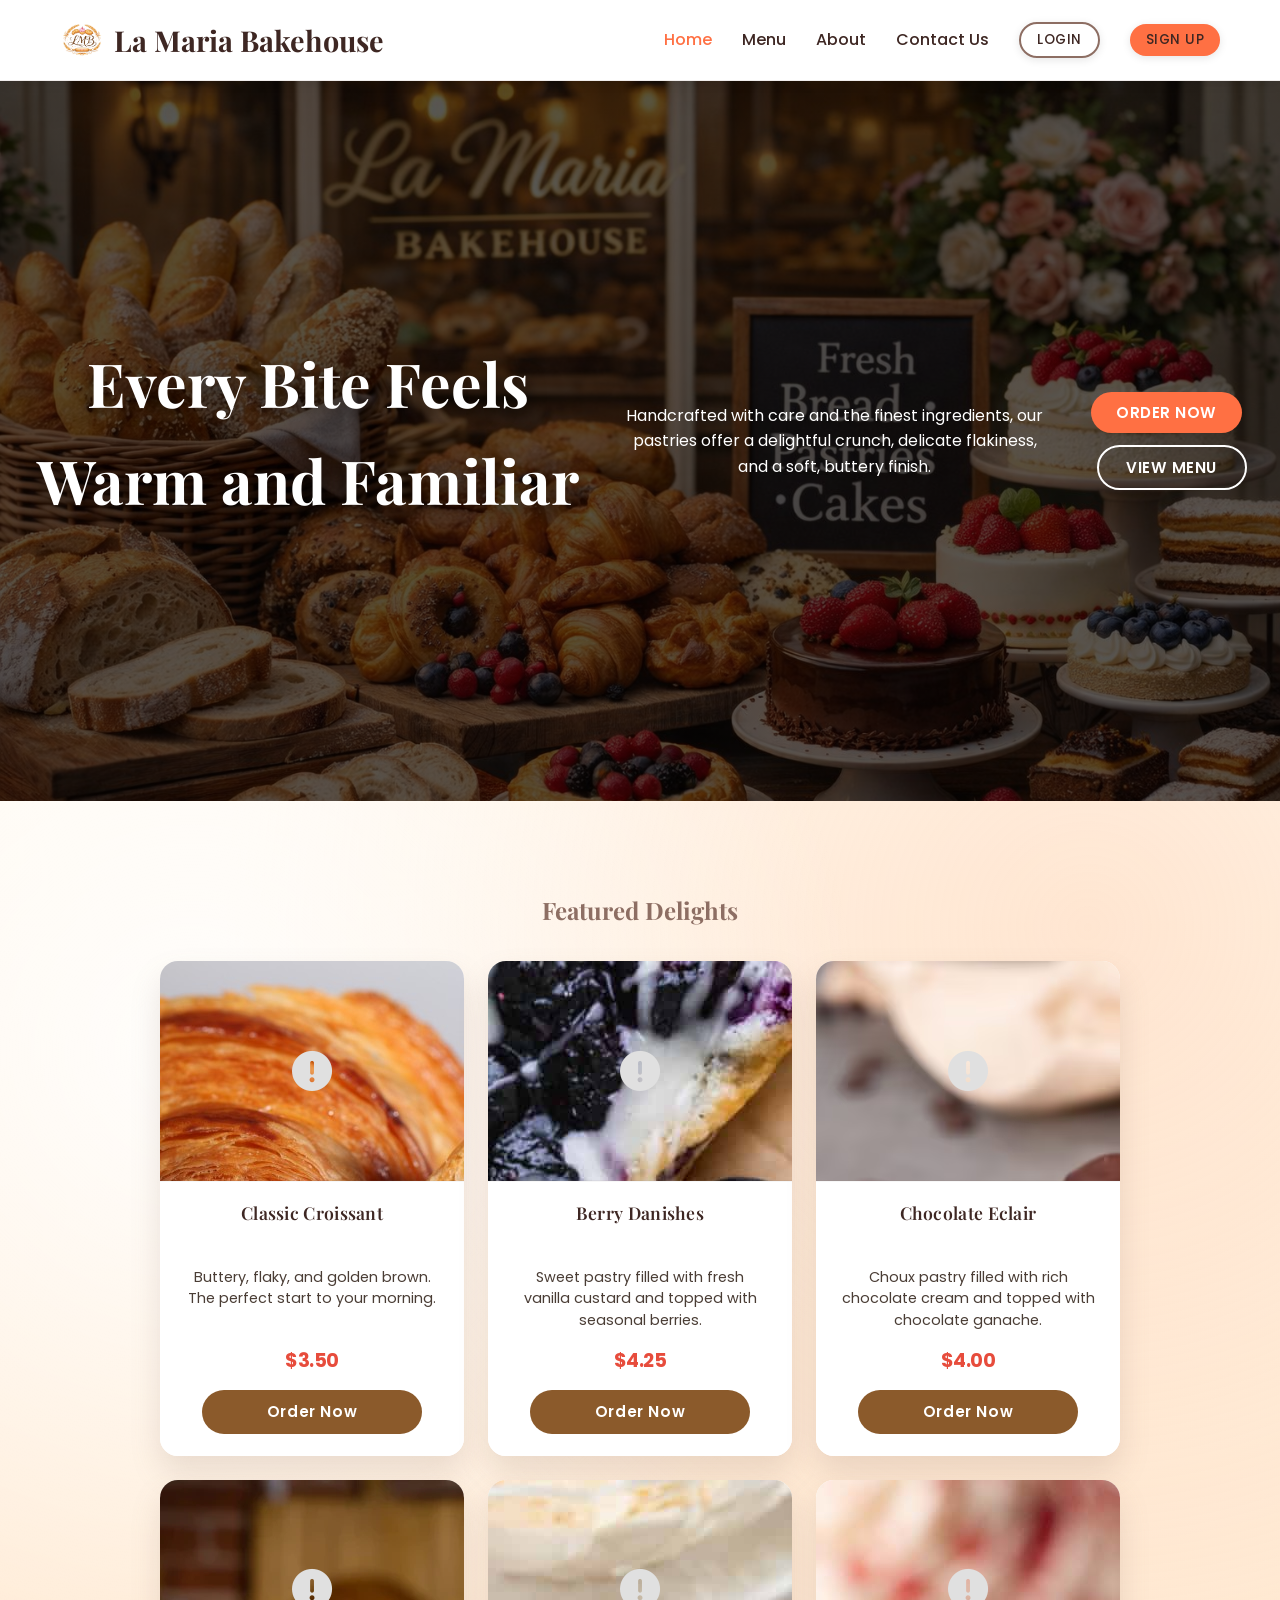
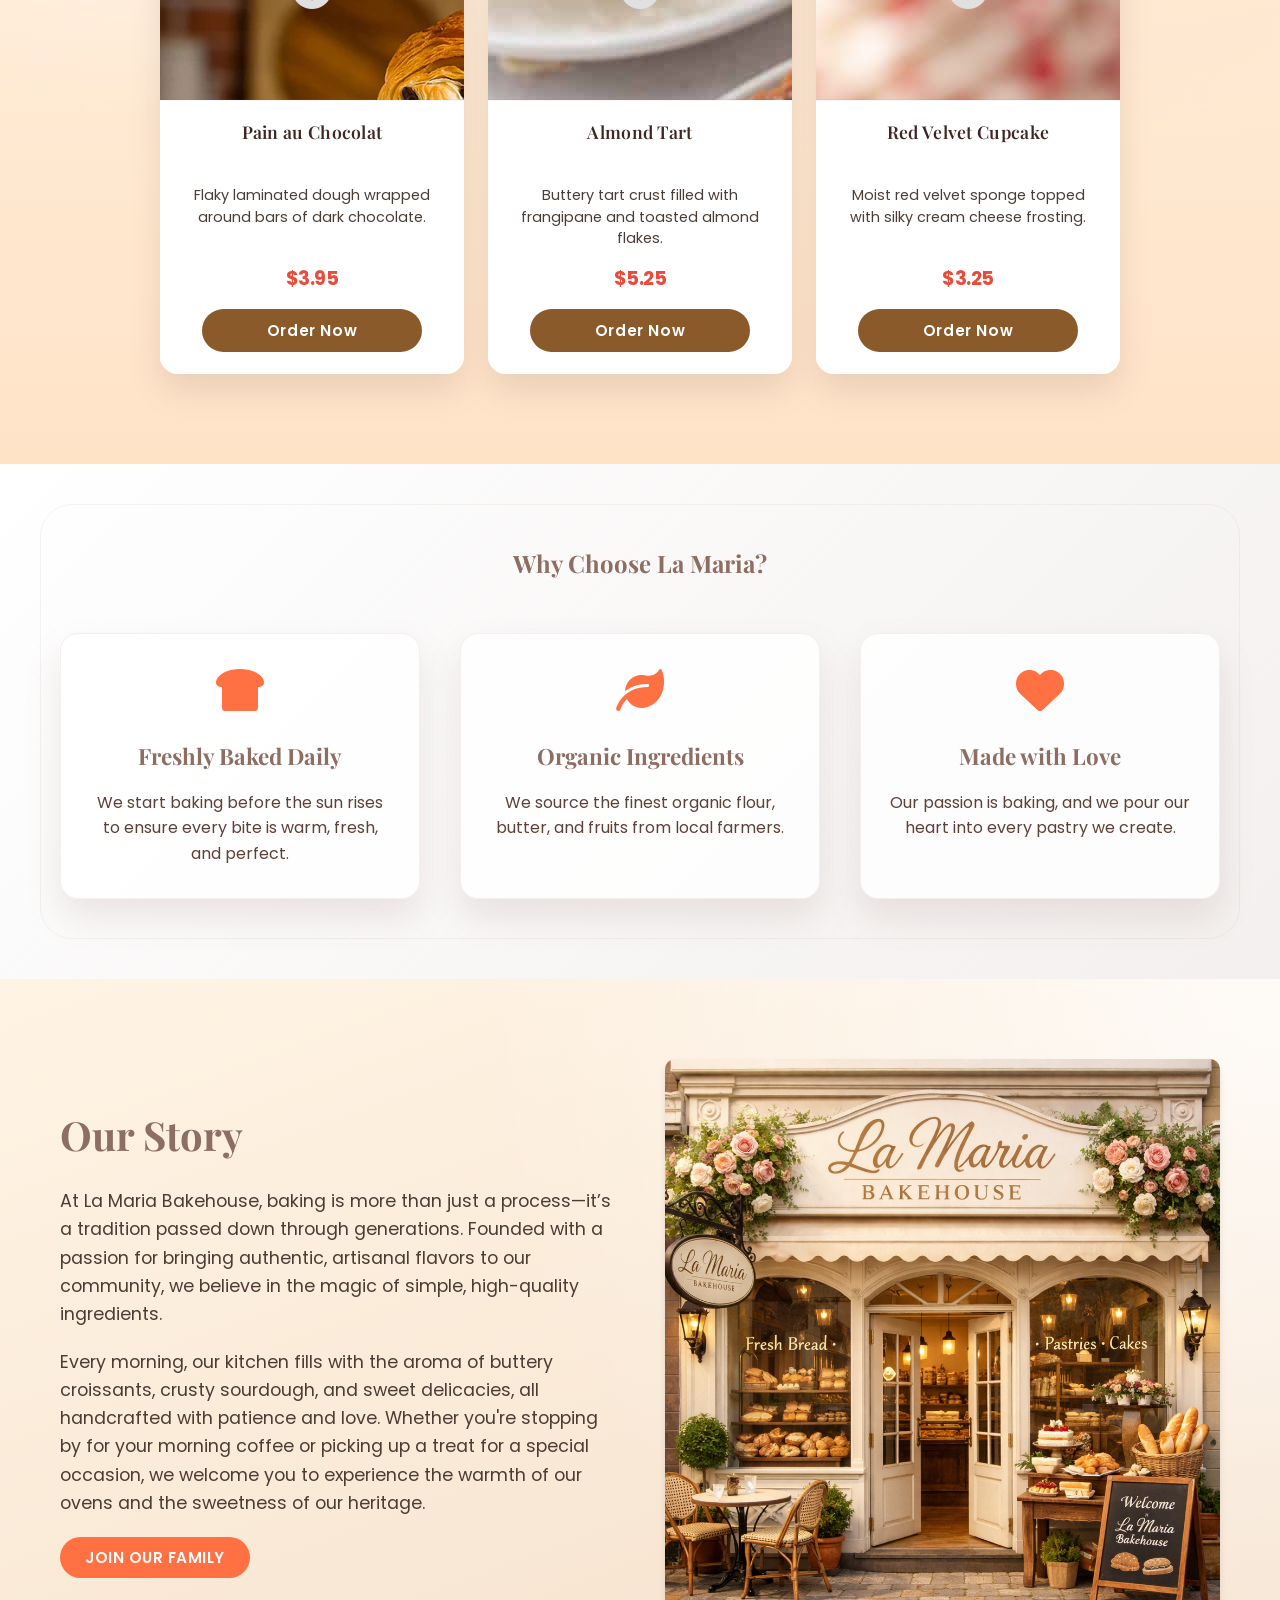
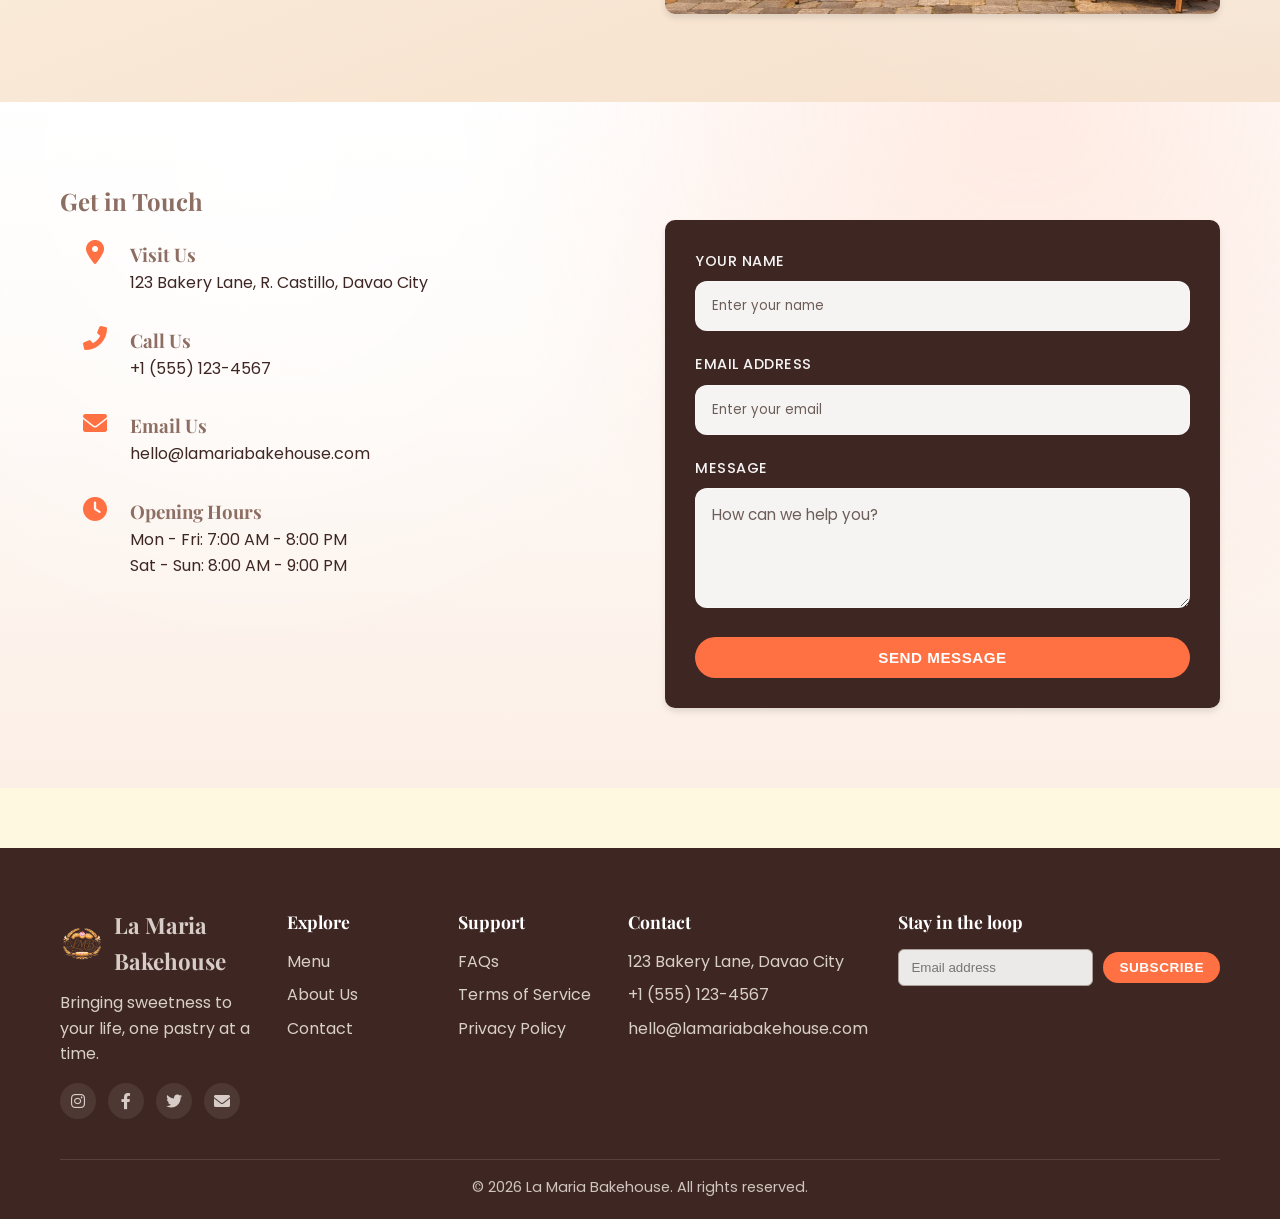
<file: index.html>
<!DOCTYPE html>
<html lang="en">
<head>
    <meta charset="UTF-8">
    <meta name="viewport" content="width=device-width, initial-scale=1.0">
    <title>La Maria Bakehouse | Artisan Pastries</title>
    <link href="https://fonts.googleapis.com/css2?family=Playfair+Display:wght@400;700&family=Poppins:wght@300;400;500;600&display=swap" rel="stylesheet">
    <link rel="stylesheet" href="https://cdnjs.cloudflare.com/ajax/libs/font-awesome/6.0.0/css/all.min.css">
    <link rel="stylesheet" href="assets/css/style.css">
</head>
<body>
    <!-- Header / Navigation -->
    <header>
        <div class="container">
            <nav>
                <a href="index.html" class="logo">
                    <img src="assets/images/logolmb.png" alt="La Maria Bakehouse logo" class="logo-img">
                    <span>La Maria Bakehouse</span>
                </a>
                <div class="nav-links">
                    <a href="index.html" class="active">Home</a>
                    <a href="#featured">Menu</a>
                    <a href="#about">About</a>
                    <a href="#contact">Contact Us</a>
                    <a href="login.html" class="btn btn-outline btn-sm">Login</a>
                    <a href="signup.html" class="btn btn-sm">Sign Up</a>
                </div>
            </nav>
        </div>
    </header>

    <!-- Hero Section -->
    <section class="hero">
        <h1>Every Bite Feels Warm and Familiar</h1>
        <p>Handcrafted with care and the finest ingredients, our pastries offer a delightful crunch, delicate flakiness, <br> and a soft, buttery finish.</p>
        <div class="hero-btns">
            <a href="signup.html" class="btn">Order Now</a>
            <a href="#featured" class="btn btn-outline" style="color: white; border-color: white; margin-left: 10px;">View Menu</a>
        </div>
    </section>

    <!-- Featured Pastries -->
    <section id="featured" class="featured">
        <div class="container">
            <h2>Featured Delights</h2>
            <div class="pastry-grid">
                <!-- Pastry Card 1 -->
                <div class="pastry-card">
                    <div class="pastry-img" style="background-image: url('assets/images/1.jpg');"></div>
                    <div class="pastry-info">
                        <h3>Classic Croissant</h3>
                        <p>Buttery, flaky, and golden brown. The perfect start to your morning.</p>
                        <span class="price">$3.50</span>
                        <a href="login.html" class="btn">Order Now</a>
                    </div>
                </div>
                <!-- Pastry Card 2 -->
                <div class="pastry-card">
                    <div class="pastry-img" style="background-image: url('assets/images/2..jpg');"></div>
                    <div class="pastry-info">
                        <h3>Berry Danishes</h3>
                        <p>Sweet pastry filled with fresh vanilla custard and topped with seasonal berries.</p>
                        <span class="price">$4.25</span>
                        <a href="login.html" class="btn">Order Now</a>
                    </div>
                </div>
                <!-- Pastry Card 3 -->
                <div class="pastry-card">
                    <div class="pastry-img" style="background-image: url('assets/images/3..avif');"></div>
                    <div class="pastry-info">
                        <h3>Chocolate Eclair</h3>
                        <p>Choux pastry filled with rich chocolate cream and topped with chocolate ganache.</p>
                        <span class="price">$4.00</span>
                        <a href="login.html" class="btn">Order Now</a>
                    </div>
                </div>
                <div class="pastry-card">
                    <div class="pastry-img" style="background-image: url('assets/images/4..webp');"></div>
                    <div class="pastry-info">
                        <h3>Pain au Chocolat</h3>
                        <p>Flaky laminated dough wrapped around bars of dark chocolate.</p>
                        <span class="price">$3.95</span>
                        <a href="login.html" class="btn">Order Now</a>
                    </div>
                </div>
                <div class="pastry-card">
                    <div class="pastry-img" style="background-image: url('assets/images/5.jpg');"></div>
                    <div class="pastry-info">
                        <h3>Almond Tart</h3>
                        <p>Buttery tart crust filled with frangipane and toasted almond flakes.</p>
                        <span class="price">$5.25</span>
                        <a href="login.html" class="btn">Order Now</a>
                    </div>
                </div>
                <div class="pastry-card">
                    <div class="pastry-img" style="background-image: url('assets/images/6.jpg');"></div>
                    <div class="pastry-info">
                        <h3>Red Velvet Cupcake</h3>
                        <p>Moist red velvet sponge topped with silky cream cheese frosting.</p>
                        <span class="price">$3.25</span>
                        <a href="login.html" class="btn">Order Now</a>
                    </div>
                </div>
            </div>
        </div>
    </section>

    <!-- Why Choose Us -->
    <section class="why-choose-us">
        <div class="container">
            <h2>Why Choose La Maria?</h2>
            <div class="features-grid">
                <div class="feature-card">
                    <i class="fas fa-bread-slice"></i>
                    <h3>Freshly Baked Daily</h3>
                    <p>We start baking before the sun rises to ensure every bite is warm, fresh, and perfect.</p>
                </div>
                <div class="feature-card">
                    <i class="fas fa-leaf"></i>
                    <h3>Organic Ingredients</h3>
                    <p>We source the finest organic flour, butter, and fruits from local farmers.</p>
                </div>
                <div class="feature-card">
                    <i class="fas fa-heart"></i>
                    <h3>Made with Love</h3>
                    <p>Our passion is baking, and we pour our heart into every pastry we create.</p>
                </div>
            </div>
        </div>
    </section>

    <!-- About Us Section -->
    <section id="about" class="about">
        <div class="container">
            <div class="about-content">
                <div class="about-text">
                    <h2>Our Story</h2>
                    <p>At La Maria Bakehouse, baking is more than just a process—it’s a tradition passed down through generations. Founded with a passion for bringing authentic, artisanal flavors to our community, we believe in the magic of simple, high-quality ingredients.</p>
                    <p>Every morning, our kitchen fills with the aroma of buttery croissants, crusty sourdough, and sweet delicacies, all handcrafted with patience and love. Whether you're stopping by for your morning coffee or picking up a treat for a special occasion, we welcome you to experience the warmth of our ovens and the sweetness of our heritage.</p>
                    <a href="signup.html" class="btn">Join Our Family</a>
                </div>
                <div class="about-img">
                    <img src="assets/images/La Maria.png" alt="Inside La Maria Bakehouse">
                </div>
            </div>
        </div>
    </section>

    <!-- Contact Section -->
    <section id="contact" class="contact">
        <div class="container">
            <h2>Get in Touch</h2>
            <div class="contact-container">
                <div class="contact-info">
                    <div class="contact-info-item">
                        <i class="fas fa-map-marker-alt"></i>
                        <div>
                            <h3>Visit Us</h3>
                            <p>123 Bakery Lane, R. Castillo, Davao City</p>
                        </div>
                    </div>
                    <div class="contact-info-item">
                        <i class="fas fa-phone-alt"></i>
                        <div>
                            <h3>Call Us</h3>
                            <p>+1 (555) 123-4567</p>
                        </div>
                    </div>
                    <div class="contact-info-item">
                        <i class="fas fa-envelope"></i>
                        <div>
                            <h3>Email Us</h3>
                            <p>hello@lamariabakehouse.com</p>
                        </div>
                    </div>
                    <div class="contact-info-item">
                        <i class="fas fa-clock"></i>
                        <div>
                            <h3>Opening Hours</h3>
                            <p>Mon - Fri: 7:00 AM - 8:00 PM</p>
                            <p>Sat - Sun: 8:00 AM - 9:00 PM</p>
                        </div>
                    </div>
                </div>
                <div class="contact-form">
                    <form id="contactForm" onsubmit="return handleContact(event)">
                        <div class="form-group">
                            <label for="name">Your Name</label>
                            <input type="text" id="name" name="name" placeholder="Enter your name" required>
                        </div>
                        <div class="form-group">
                            <label for="email">Email Address</label>
                            <input type="email" id="email" name="email" placeholder="Enter your email" required>
                        </div>
                        <div class="form-group">
                            <label for="message">Message</label>
                            <textarea id="message" name="message" placeholder="How can we help you?" required></textarea>
                        </div>
                        <button type="submit" class="btn" style="width: 100%;">Send Message</button>
                    </form>
                </div>
            </div>
        </div>
    </section>

    <footer class="site-footer">
        <div class="container">
            <div class="footer-grid">
                <div class="footer-brand">
                    <a href="index.html" class="logo">
                        <img src="assets/images/logolmb.png" alt="La Maria Bakehouse logo" class="logo-img">
                        <span>La Maria Bakehouse</span>
                    </a>
                    <p>Bringing sweetness to your life, one pastry at a time.</p>
                    <div class="social-icons">
                        <a href="#" aria-label="Instagram"><i class="fab fa-instagram"></i></a>
                        <a href="#" aria-label="Facebook"><i class="fab fa-facebook-f"></i></a>
                        <a href="#" aria-label="Twitter"><i class="fab fa-twitter"></i></a>
                        <a href="mailto:hello@lamariabakehouse.com" aria-label="Email"><i class="fas fa-envelope"></i></a>
                    </div>
                </div>
                <div class="footer-column">
                    <h4>Explore</h4>
                    <ul>
                        <li><a href="#featured">Menu</a></li>
                        <li><a href="#about">About Us</a></li>
                        <li><a href="#contact">Contact</a></li>
                    </ul>
                </div>
                <div class="footer-column">
                    <h4>Support</h4>
                    <ul>
                        <li><a href="#">FAQs</a></li>
                        <li><a href="#">Terms of Service</a></li>
                        <li><a href="#">Privacy Policy</a></li>
                    </ul>
                </div>
                <div class="footer-column">
                    <h4>Contact</h4>
                    <ul>
                        <li>123 Bakery Lane, Davao City</li>
                        <li>+1 (555) 123-4567</li>
                        <li><a href="mailto:hello@lamariabakehouse.com">hello@lamariabakehouse.com</a></li>
                    </ul>
                </div>
                <div class="footer-column newsletter">
                    <h4>Stay in the loop</h4>
                    <form id="newsletterForm" onsubmit="return handleNewsletter(event)">
                        <input type="email" id="newsletterEmail" placeholder="Email address" required>
                        <button type="submit" class="btn btn-sm">Subscribe</button>
                    </form>
                </div>
            </div>
            <div class="footer-bottom">
                <p>&copy; 2026 La Maria Bakehouse. All rights reserved.</p>
            </div>
        </div>
    </footer>

    <script src="assets/js/script.js"></script>
</body>
</html>
</file>
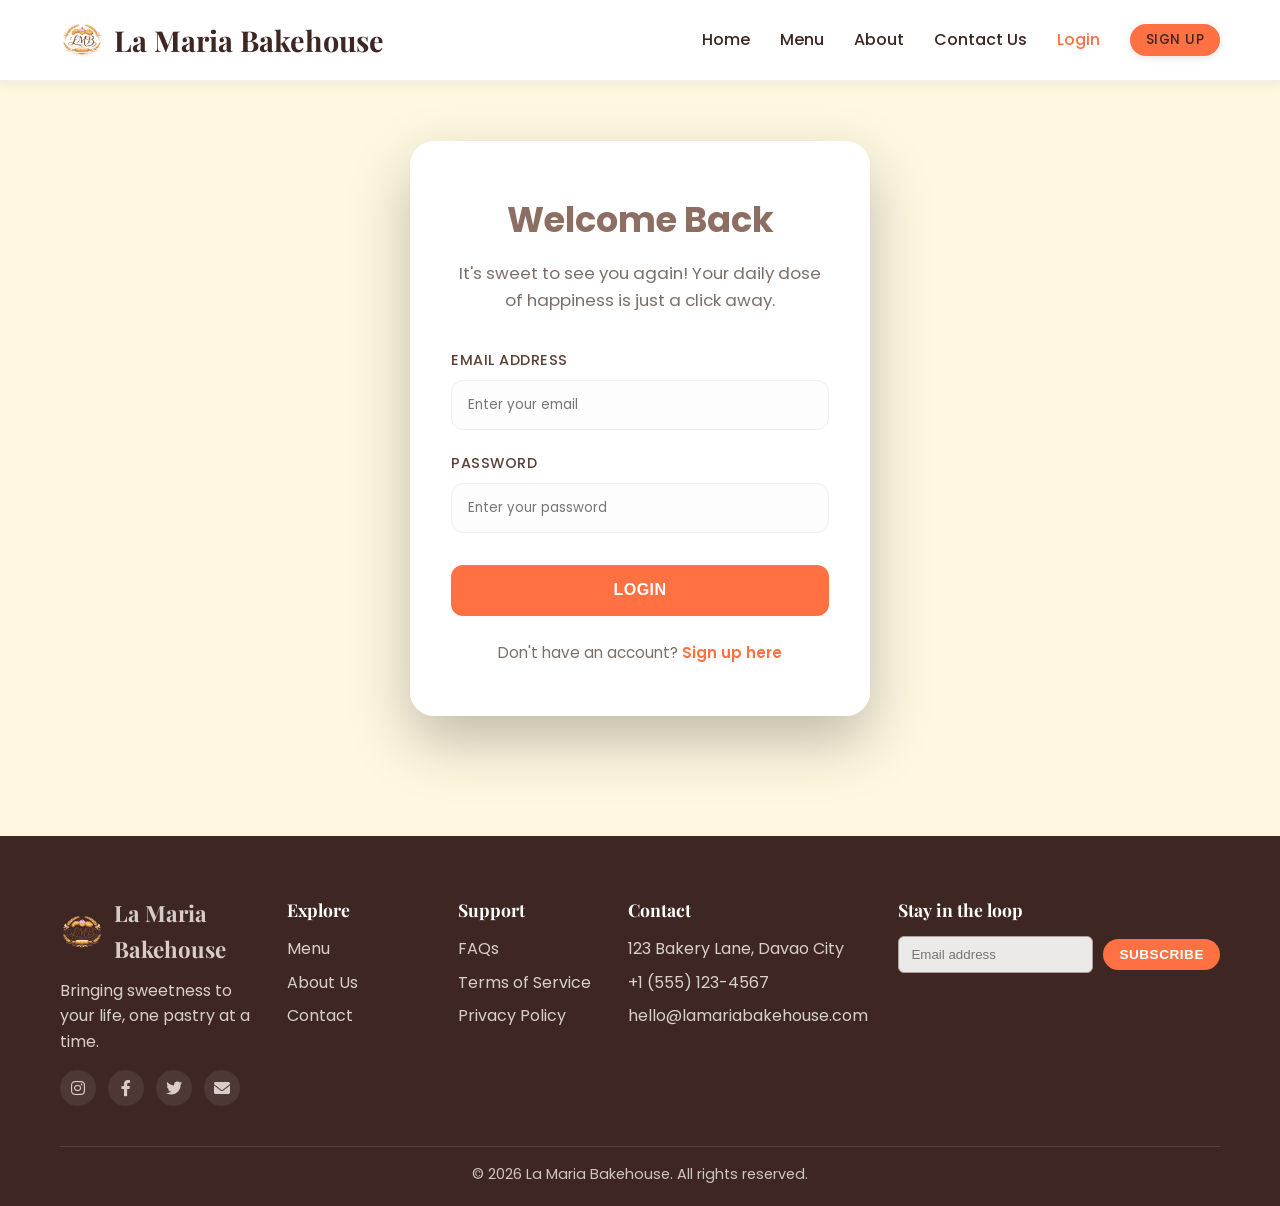
<file: login.html>
<!DOCTYPE html>
<html lang="en">
<head>
    <meta charset="UTF-8">
    <meta name="viewport" content="width=device-width, initial-scale=1.0">
    <title>Login | La Maria Bakehouse</title>
    <link href="https://fonts.googleapis.com/css2?family=Playfair+Display:wght@400;700&family=Poppins:wght@300;400;500;600&display=swap" rel="stylesheet">
    <link rel="stylesheet" href="https://cdnjs.cloudflare.com/ajax/libs/font-awesome/6.0.0/css/all.min.css">
    <link rel="stylesheet" href="assets/css/style.css">
</head>
<body>
    <!-- Header / Navigation -->
    <header>
        <div class="container">
            <nav>
                <a href="index.html" class="logo">
                    <img src="assets/images/logolmb.png" alt="La Maria Bakehouse logo" class="logo-img">
                    <span>La Maria Bakehouse</span>
                </a>
                <div class="nav-links">
                    <a href="index.html">Home</a>
                    <a href="index.html#featured">Menu</a>
                    <a href="index.html#about">About</a>
                    <a href="index.html#contact">Contact Us</a>
                    <a href="login.html" class="active">Login</a>
                    <a href="signup.html" class="btn btn-sm">Sign Up</a>
                </div>
            </nav>
        </div>
    </header>

    <!-- Login Form Section -->
    <section class="auth-container">
        <div class="auth-box">
            <h2>Welcome Back</h2>
            <p class="welcome-message">It's sweet to see you again! Your daily dose of happiness is just a click away.</p>
            <form id="loginForm" onsubmit="return handleLogin(event)">
                <div class="form-group">
                    <label for="email">Email Address</label>
                    <input type="email" id="email" name="email" placeholder="Enter your email" required>
                </div>
                <div class="form-group">
                    <label for="password">Password</label>
                    <input type="password" id="password" name="password" placeholder="Enter your password" required>
                </div>
                <button type="submit" class="btn" style="width: 100%;">Login</button>
                <div class="form-footer">
                    <p>Don't have an account? <a href="signup.html">Sign up here</a></p>
                </div>
            </form>
        </div>
    </section>

    <footer class="site-footer">
        <div class="container">
            <div class="footer-grid">
                <div class="footer-brand">
                    <a href="index.html" class="logo">
                        <img src="assets/images/logolmb.png" alt="La Maria Bakehouse logo" class="logo-img">
                        <span>La Maria Bakehouse</span>
                    </a>
                    <p>Bringing sweetness to your life, one pastry at a time.</p>
                    <div class="social-icons">
                        <a href="#" aria-label="Instagram"><i class="fab fa-instagram"></i></a>
                        <a href="#" aria-label="Facebook"><i class="fab fa-facebook-f"></i></a>
                        <a href="#" aria-label="Twitter"><i class="fab fa-twitter"></i></a>
                        <a href="mailto:hello@lamariabakehouse.com" aria-label="Email"><i class="fas fa-envelope"></i></a>
                    </div>
                </div>
                <div class="footer-column">
                    <h4>Explore</h4>
                    <ul>
                        <li><a href="index.html#featured">Menu</a></li>
                        <li><a href="index.html#about">About Us</a></li>
                        <li><a href="index.html#contact">Contact</a></li>
                    </ul>
                </div>
                <div class="footer-column">
                    <h4>Support</h4>
                    <ul>
                        <li><a href="#">FAQs</a></li>
                        <li><a href="#">Terms of Service</a></li>
                        <li><a href="#">Privacy Policy</a></li>
                    </ul>
                </div>
                <div class="footer-column">
                    <h4>Contact</h4>
                    <ul>
                        <li>123 Bakery Lane, Davao City</li>
                        <li>+1 (555) 123-4567</li>
                        <li><a href="mailto:hello@lamariabakehouse.com">hello@lamariabakehouse.com</a></li>
                    </ul>
                </div>
                <div class="footer-column newsletter">
                    <h4>Stay in the loop</h4>
                    <form id="newsletterForm" onsubmit="return handleNewsletter(event)">
                        <input type="email" id="newsletterEmail" placeholder="Email address" required>
                        <button type="submit" class="btn btn-sm">Subscribe</button>
                    </form>
                </div>
            </div>
            <div class="footer-bottom">
                <p>&copy; 2026 La Maria Bakehouse. All rights reserved.</p>
            </div>
        </div>
    </footer>

    <script src="assets/js/script.js"></script>
</body>
</html>
</file>
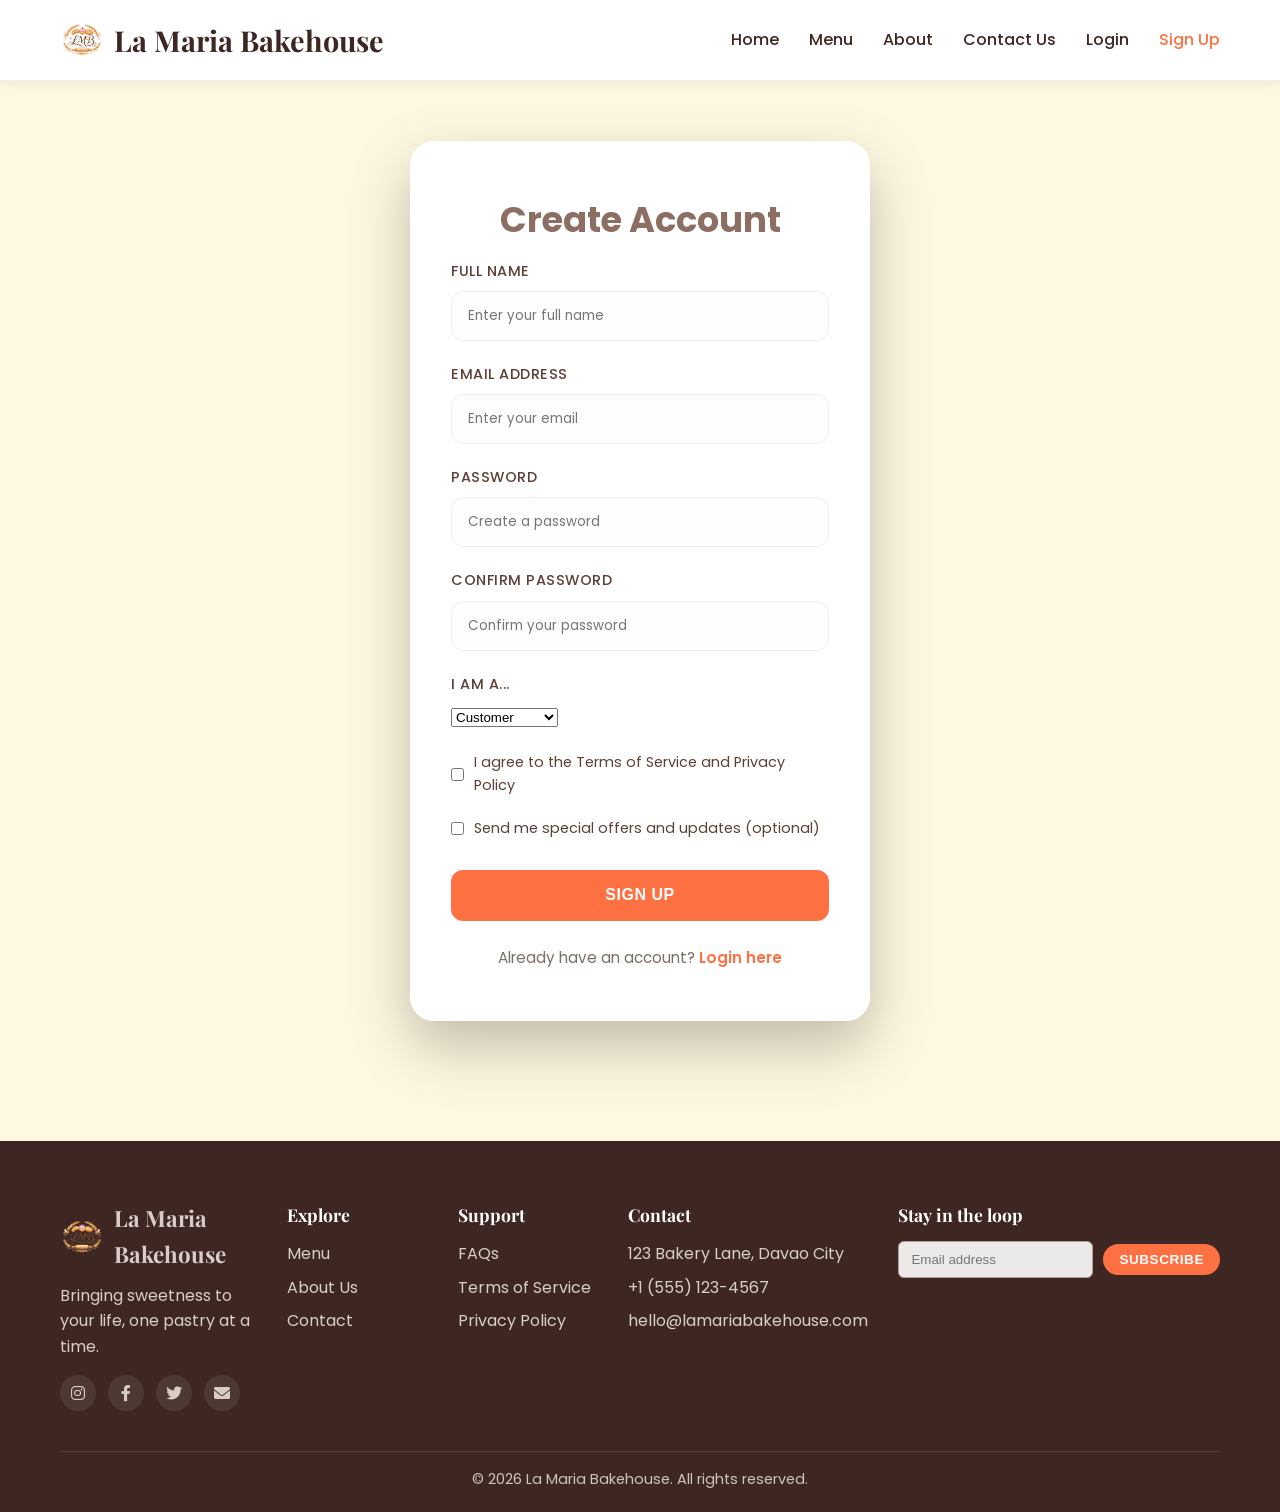
<file: signup.html>
<!DOCTYPE html>
<html lang="en">
<head>
    <meta charset="UTF-8">
    <meta name="viewport" content="width=device-width, initial-scale=1.0">
    <title>Sign Up | La Maria Bakehouse</title>
    <link href="https://fonts.googleapis.com/css2?family=Playfair+Display:wght@400;700&family=Poppins:wght@300;400;500;600&display=swap" rel="stylesheet">
    <link rel="stylesheet" href="https://cdnjs.cloudflare.com/ajax/libs/font-awesome/6.0.0/css/all.min.css">
    <link rel="stylesheet" href="assets/css/style.css">
</head>
<body>
    <!-- Header / Navigation -->
    <header>
        <div class="container">
            <nav>
                <a href="index.html" class="logo">
                    <img src="assets/images/logolmb.png" alt="La Maria Bakehouse logo" class="logo-img">
                    <span>La Maria Bakehouse</span>
                </a>
                <div class="nav-links">
                    <a href="index.html">Home</a>
                    <a href="index.html#featured">Menu</a>
                    <a href="index.html#about">About</a>
                    <a href="index.html#contact">Contact Us</a>
                    <a href="login.html">Login</a>
                    <a href="signup.html" class="btn btn-sm active">Sign Up</a>
                </div>
            </nav>
        </div>
    </header>

    <!-- Signup Form Section -->
    <section class="auth-container">
        <div class="auth-box">
            <h2>Create Account</h2>
            <form id="signupForm" onsubmit="return handleSignup(event)">
                <div class="form-group">
                    <label for="fullname">Full Name</label>
                    <input type="text" id="fullname" name="fullname" placeholder="Enter your full name" required>
                </div>
                <div class="form-group">
                    <label for="email">Email Address</label>
                    <input type="email" id="email" name="email" placeholder="Enter your email" required>
                </div>
                <div class="form-group">
                    <label for="password">Password</label>
                    <input type="password" id="password" name="password" placeholder="Create a password" required>
                </div>
                <div class="form-group">
                    <label for="confirm-password">Confirm Password</label>
                    <input type="password" id="confirm-password" name="confirm-password" placeholder="Confirm your password" required>
                </div>
                <div class="form-group">
                    <label for="role">I am a...</label>
                    <select id="role" name="role" required>
                        <option value="customer">Customer</option>
                        <option value="bakery_owner">Bakery Owner</option>
                    </select>
                </div>
                <div class="form-group checkbox-group">
                    <input type="checkbox" id="terms" name="terms" required>
                    <label for="terms">I agree to the <a href="#">Terms of Service</a> and <a href="#">Privacy Policy</a></label>
                </div>
                <div class="form-group checkbox-group">
                    <input type="checkbox" id="offers" name="offers">
                    <label for="offers">Send me special offers and updates (optional)</label>
                </div>
                <button type="submit" class="btn" style="width: 100%;">Sign Up</button>
                <div class="form-footer">
                    <p>Already have an account? <a href="login.html">Login here</a></p>
                </div>
            </form>
        </div>
    </section>

    <footer class="site-footer">
        <div class="container">
            <div class="footer-grid">
                <div class="footer-brand">
                    <a href="index.html" class="logo">
                        <img src="assets/images/logolmb.png" alt="La Maria Bakehouse logo" class="logo-img">
                        <span>La Maria Bakehouse</span>
                    </a>
                    <p>Bringing sweetness to your life, one pastry at a time.</p>
                    <div class="social-icons">
                        <a href="#" aria-label="Instagram"><i class="fab fa-instagram"></i></a>
                        <a href="#" aria-label="Facebook"><i class="fab fa-facebook-f"></i></a>
                        <a href="#" aria-label="Twitter"><i class="fab fa-twitter"></i></a>
                        <a href="mailto:hello@lamariabakehouse.com" aria-label="Email"><i class="fas fa-envelope"></i></a>
                    </div>
                </div>
                <div class="footer-column">
                    <h4>Explore</h4>
                    <ul>
                        <li><a href="index.html#featured">Menu</a></li>
                        <li><a href="index.html#about">About Us</a></li>
                        <li><a href="index.html#contact">Contact</a></li>
                    </ul>
                </div>
                <div class="footer-column">
                    <h4>Support</h4>
                    <ul>
                        <li><a href="#">FAQs</a></li>
                        <li><a href="#">Terms of Service</a></li>
                        <li><a href="#">Privacy Policy</a></li>
                    </ul>
                </div>
                <div class="footer-column">
                    <h4>Contact</h4>
                    <ul>
                        <li>123 Bakery Lane, Davao City</li>
                        <li>+1 (555) 123-4567</li>
                        <li><a href="mailto:hello@lamariabakehouse.com">hello@lamariabakehouse.com</a></li>
                    </ul>
                </div>
                <div class="footer-column newsletter">
                    <h4>Stay in the loop</h4>
                    <form id="newsletterForm" onsubmit="return handleNewsletter(event)">
                        <input type="email" id="newsletterEmail" placeholder="Email address" required>
                        <button type="submit" class="btn btn-sm">Subscribe</button>
                    </form>
                </div>
            </div>
            <div class="footer-bottom">
                <p>&copy; 2026 La Maria Bakehouse. All rights reserved.</p>
            </div>
        </div>
    </footer>

    <script src="assets/js/script.js"></script>
</body>
</html>
</file>
<file: assets/css/style.css>
:root {
    --primary-color: #8D6E63;
    --secondary-color: #D7CCC8;
    --accent-color: #FF7043;
    --accent-hover: #F4511E;
    --bg-color: #FFF8E1;
    --text-color: #3E2723;
    --white: #FFFFFF;
    --shadow: 0 4px 6px rgba(0, 0, 0, 0.1);
    --font-main: 'Poppins', sans-serif;
    --font-heading: 'Playfair Display', serif;
}

* {
    margin: 0;
    padding: 0;
    box-sizing: border-box;
}

body {
    font-family: var(--font-main);
    background-color: var(--bg-color);
    color: var(--text-color);
    line-height: 1.6;
}

h1, h2, h3, h4, h5, h6 {
    font-family: var(--font-heading);
    color: var(--primary-color);
}

a {
    text-decoration: none;
    color: inherit;
    transition: color 0.3s ease;
}

ul {
    list-style: none;
}

/* Category Filter Styles */
.category-btn {
    display: inline-flex;
    align-items: center;
    gap: 0.5rem;
    padding: 0.5rem 1rem;
    background: var(--white);
    border: 2px solid var(--secondary-color);
    border-radius: 25px;
    color: var(--primary-color);
    text-decoration: none;
    font-size: 0.9rem;
    font-weight: 500;
    transition: all 0.3s ease;
    box-shadow: 0 2px 4px rgba(0, 0, 0, 0.1);
}

.category-btn:hover {
    background: var(--secondary-color);
    border-color: var(--primary-color);
    transform: translateY(-2px);
    box-shadow: 0 4px 8px rgba(0, 0, 0, 0.15);
}

.category-btn.active {
    background: var(--primary-color);
    color: var(--white);
    border-color: var(--primary-color);
}

.category-btn i {
    font-size: 0.8rem;
}

.selected-category {
    font-style: italic;
    opacity: 0.8;
}

/* Category Badge on Product Cards */
.pastry-category {
    position: absolute;
    top: 10px;
    left: 10px;
    background: rgba(141, 110, 99, 0.9);
    color: white;
    padding: 0.3rem 0.6rem;
    border-radius: 15px;
    font-size: 0.75rem;
    font-weight: 500;
    display: flex;
    align-items: center;
    gap: 0.3rem;
    backdrop-filter: blur(4px);
}

.pastry-category i {
    font-size: 0.7rem;
}

/* Reusable Components */
.container {
    max-width: 1200px;
    margin: 0 auto;
    padding: 0 20px;
}

.btn {
    display: inline-flex;
    align-items: center;
    justify-content: center;
    padding: 10px 25px;
    background-color: var(--accent-color);
    color: var(--white);
    border: none;
    border-radius: 25px;
    cursor: pointer;
    font-size: 0.95rem;
    font-weight: 600;
    letter-spacing: 0.5px;
    text-transform: uppercase;
    transition: all 0.3s ease;
    min-width: 100px;
    text-align: center;
    line-height: 1.4;
}

.btn:hover {
    background-color: var(--accent-hover);
    transform: translateY(-2px);
}

.btn-sm {
    padding: 5px 15px;
    font-size: 0.9rem;
}

.btn-outline {
    background-color: transparent;
    border: 2px solid var(--primary-color);
    color: var(--primary-color);
    font-weight: 600;
    letter-spacing: 0.5px;
    text-transform: uppercase;
}

/* Admin button specific styles */
header nav .btn {
    box-shadow: 0 2px 8px rgba(0, 0, 0, 0.1);
}

.btn.active {
    background-color: var(--primary-color);
    color: white;
    box-shadow: 0 4px 12px rgba(141, 110, 99, 0.3);
}

.btn.btn-sm {
    padding: 6px 16px;
    font-size: 0.85rem;
    min-width: auto;
}

.btn-outline:hover {
    background-color: var(--primary-color);
    color: var(--white);
}

/* Header & Navigation */
header {
    background-color: var(--white);
    box-shadow: 0 2px 12px rgba(0, 0, 0, 0.08);
    border-bottom: 1px solid rgba(141, 110, 99, 0.12);
    position: sticky;
    top: 0;
    z-index: 1000;
}

header .container {
    width: 100%;
    max-width: 1200px;
    margin: 0 auto;
    padding: 0 20px;
}

header nav {
    display: flex;
    justify-content: space-between;
    align-items: center;
    height: 80px;
    gap: 16px;
}

.logo {
    display: inline-flex;
    align-items: center;
    gap: 10px;
    font-family: var(--font-heading);
    font-size: 1.8rem;
    font-weight: 700;
    color: #3e2723;
    text-decoration: none;
    flex-shrink: 0;
    min-width: 0;
}

.logo-img {
    height: 44px; /* desktop size */
    width: auto;
    display: block;
}

/* Mobile: smaller logo and ensure logo text doesn't push hamburger off */
@media (max-width: 768px) {
    .logo-img { height: 32px; }
    .logo span { font-size: 1.25rem; }
}

.nav-links {
    display: flex;
    gap: 30px;
    align-items: center;
}

.nav-links a {
    font-weight: 500;
    color: var(--text-color);
}

.nav-links a:hover, .nav-links a.active {
    color: var(--accent-color);
}

.cart-badge {
    display: inline-flex;
    align-items: center;
    justify-content: center;
    min-width: 18px;
    height: 18px;
    padding: 0 6px;
    border-radius: 999px;
    background-color: var(--accent-color);
    color: var(--white);
    font-size: 0.75rem;
    line-height: 1;
    margin-left: 6px;
    vertical-align: middle;
}

/* Footer */
.site-footer {
    background-color: var(--text-color);
    color: var(--secondary-color);
    margin-top: 60px;
    padding: 60px 0 20px;
}

.footer-grid {
    display: grid;
    grid-template-columns: 1.4fr 1fr 1fr 1fr 1.4fr;
    gap: 30px;
    align-items: start;
}

.footer-brand .logo {
    color: var(--secondary-color);
    font-size: 1.4rem;
}

.footer-brand p {
    margin-top: 10px;
    color: #d9cfc9;
    max-width: 36ch;
}

.social-icons {
    display: flex;
    gap: 12px;
    margin-top: 16px;
}

.social-icons a {
    width: 36px;
    height: 36px;
    border-radius: 50%;
    display: inline-flex;
    align-items: center;
    justify-content: center;
    background-color: rgba(255,255,255,0.08);
    color: var(--secondary-color);
    transition: background-color 0.2s ease, transform 0.2s ease, color 0.2s ease;
}

.social-icons a:hover {
    background-color: var(--accent-color);
    color: var(--white);
    transform: translateY(-2px);
}

.footer-column h4 {
    color: var(--white);
    margin-bottom: 12px;
    font-family: var(--font-heading);
    font-size: 1.1rem;
}

.footer-column ul li {
    margin-bottom: 8px;
    color: #d9cfc9;
}

.footer-column a {
    color: #d9cfc9;
}

.footer-column a:hover {
    color: var(--accent-color);
}

.newsletter form {
    display: flex;
    gap: 10px;
    align-items: center;
}

.newsletter input[type="email"] {
    flex: 1;
    padding: 10px 12px;
    border-radius: 6px;
    border: 1px solid #ad9f99;
    background-color: rgba(255,255,255,0.9);
    color: var(--text-color);
}

.footer-bottom {
    margin-top: 40px;
    border-top: 1px solid rgba(255,255,255,0.12);
    padding-top: 16px;
    text-align: center;
    font-size: 0.9rem;
    color: #cfc4bf;
}

/* ======================
   ADMIN APP LAYOUT
   ====================== */

.admin-body {
    background-color: #faf7f3;
}

.admin-shell {
    display: flex;
    min-height: 100vh;
}

.admin-sidebar {
    width: 260px;
    background: #ffffff;
    border-right: 1px solid rgba(141, 110, 99, 0.15);
    box-shadow: 4px 0 20px rgba(0, 0, 0, 0.04);
    padding: 24px 20px;
    display: flex;
    flex-direction: column;
    gap: 24px;
    position: sticky;
    top: 0;
    align-self: flex-start;
}

.admin-sidebar__brand .logo {
    font-size: 1.4rem;
}

.admin-sidebar__nav {
    display: flex;
    flex-direction: column;
    gap: 6px;
    margin-top: 8px;
}

.admin-sidebar__nav a {
    display: flex;
    align-items: center;
    gap: 10px;
    padding: 10px 12px;
    border-radius: 10px;
    color: #5d4037;
    font-weight: 500;
    font-size: 0.95rem;
}

.admin-sidebar__nav a i {
    width: 20px;
    text-align: center;
    color: var(--accent-color);
}

.admin-sidebar__nav a:hover,
.admin-sidebar__nav a.active {
    background: rgba(141, 110, 99, 0.08);
    color: #3e2723;
}

.admin-sidebar__footer {
    margin-top: auto;
    border-top: 1px solid rgba(141, 110, 99, 0.15);
    padding-top: 14px;
    display: flex;
    flex-direction: column;
    gap: 6px;
}

.admin-sidebar__footer a {
    display: flex;
    align-items: center;
    gap: 8px;
    padding: 8px 10px;
    border-radius: 999px;
    font-size: 0.9rem;
    color: #5d4037;
}

.admin-sidebar__footer a i {
    color: var(--accent-color);
}

.admin-main {
    flex: 1;
    padding: 24px 32px 48px;
    max-width: 1200px;
    margin: 0 auto;
}

.admin-topbar {
    display: flex;
    justify-content: space-between;
    align-items: center;
    gap: 24px;
    margin-bottom: 28px;
    padding: 18px 22px;
    background-color: #ffffff;
    border-radius: 20px;
    box-shadow: 0 14px 30px rgba(141, 110, 99, 0.15);
    border: 1px solid rgba(141, 110, 99, 0.08);
}

.admin-topbar h1 {
    font-size: clamp(1.8rem, 2.4vw, 2.1rem);
    margin-top: 4px;
}

.admin-topbar__right {
    display: flex;
    align-items: center;
    gap: 16px;
}

.admin-search {
    display: flex;
    align-items: center;
    gap: 8px;
    padding: 8px 12px;
    border-radius: 999px;
    background: #fff;
    box-shadow: 0 4px 10px rgba(0, 0, 0, 0.04);
    border: 1px solid rgba(141, 110, 99, 0.15);
    min-width: 230px;
}

.admin-search i {
    color: #a1887f;
    font-size: 0.9rem;
}

.admin-search input {
    border: none;
    outline: none;
    background: transparent;
    font-size: 0.9rem;
    width: 100%;
}

.admin-user-pill {
    display: flex;
    align-items: center;
    gap: 10px;
    padding: 6px 10px;
    border-radius: 999px;
    background: #fff;
    border: 1px solid rgba(141, 110, 99, 0.12);
}

.admin-user-pill__avatar {
    width: 32px;
    height: 32px;
    border-radius: 50%;
    background: linear-gradient(135deg, #8d6e63, #ff7043);
    color: #fff;
    display: flex;
    align-items: center;
    justify-content: center;
    font-weight: 700;
    font-size: 0.95rem;
}

.admin-user-pill__meta {
    display: flex;
    flex-direction: column;
}

.admin-user-pill__name {
    font-size: 0.9rem;
    font-weight: 600;
    color: #3e2723;
}

.admin-user-pill__role {
    font-size: 0.75rem;
    color: #8d6e63;
}

.admin-feedback--floating {
    margin-bottom: 18px;
}

.admin-kpis {
    display: grid;
    grid-template-columns: repeat(auto-fit, minmax(210px, 1fr));
    gap: 18px;
    margin-bottom: 30px;
}

.admin-kpi-card {
    background: #ffffff;
    border-radius: 16px;
    padding: 18px 18px 16px;
    box-shadow: 0 12px 28px rgba(141, 110, 99, 0.12);
    border: 1px solid rgba(141, 110, 99, 0.08);
}

.admin-kpi-label {
    font-size: 0.8rem;
    text-transform: uppercase;
    letter-spacing: 0.16em;
    color: #8d6e63;
    margin-bottom: 6px;
}

.admin-kpi-value {
    font-size: 1.6rem;
    font-weight: 700;
    color: #3e2723;
}

.admin-kpi-meta {
    font-size: 0.85rem;
    color: #6d5d58;
    margin-top: 4px;
}

.admin-kpi-card--status {
    grid-column: span 2;
}

.admin-status-bars {
    margin-top: 10px;
    display: flex;
    flex-direction: column;
    gap: 6px;
}

.admin-status-bar {
    display: grid;
    grid-template-columns: 80px 1fr 32px;
    align-items: center;
    gap: 8px;
    font-size: 0.8rem;
}

.admin-status-bar__label {
    text-transform: capitalize;
    color: #5d4037;
}

.admin-status-bar__track {
    position: relative;
    height: 6px;
    border-radius: 999px;
    background: rgba(141, 110, 99, 0.16);
    overflow: hidden;
}

.admin-status-bar__fill {
    position: absolute;
    inset: 0;
    transform-origin: left center;
    transform: scaleX(var(--value, 0));
    transition: transform 0.3s ease;
    border-radius: inherit;
}

.admin-status-bar__fill--pending {
    background: rgba(255, 193, 7, 0.9);
}

.admin-status-bar__fill--processing {
    background: rgba(33, 150, 243, 0.9);
}

.admin-status-bar__fill--ready {
    background: rgba(76, 175, 80, 0.9);
}

.admin-status-bar__fill--completed {
    background: rgba(46, 125, 50, 0.9);
}

.admin-status-bar__fill--cancelled {
    background: rgba(244, 67, 54, 0.9);
}

.admin-status-bar__count {
    text-align: right;
    color: #5d4037;
}

/* Forms (Login/Signup) */
body.auth-page {
    position: relative;
    min-height: 100vh;
    background-image: linear-gradient(135deg, rgba(62, 39, 35, 0.75) 0%, rgba(78, 49, 44, 0.7) 100%), url('../images/background.png');
    background-size: cover;
    background-position: center;
    background-attachment: fixed;
    color: #5c4036;
    display: flex;
    flex-direction: column;
}

/* Remove the pseudo-elements that were used for the blurred background */
body.auth-page::before,
body.auth-page::after {
    content: none;
}

.auth-container {
    flex: 1;
    display: flex;
    justify-content: center;
    align-items: center;
    padding: 60px 20px;
}

.auth-box {
    background-color: rgba(255, 255, 255, 0.98);
    padding: 50px 40px;
    border-radius: 24px;
    box-shadow: 0 25px 60px rgba(0,0,0,0.25), 0 0 1px rgba(0,0,0,0.1);
    border: 1px solid rgba(255, 255, 255, 0.9);
    width: 100%;
    max-width: 460px;
    text-align: center;
    backdrop-filter: blur(15px);
}

.auth-box h2 {
    margin-bottom: 12px;
    font-size: 2.2rem;
    color: var(--primary-color);
    font-family: var(--display-font);
}

.welcome-message {
    font-size: 1.05rem;
    color: #7d6e66;
    margin-bottom: 35px;
    line-height: 1.6;
}

.form-group {
    margin-bottom: 22px;
    text-align: left;
}

.form-group label {
    display: block;
    margin-bottom: 8px;
    font-weight: 500;
    font-size: 0.9rem;
    color: #5c4036;
    text-transform: uppercase;
    letter-spacing: 0.5px;
}

.form-group input {
    width: 100%;
    padding: 14px 16px;
    border-radius: 12px;
    border: 1.5px solid #eee;
    background-color: #fdfdfd;
    color: var(--text-color);
    font-family: inherit;
    transition: all 0.3s ease;
}

.form-group input:focus {
    outline: none;
    border-color: var(--accent-color);
    background-color: #fff;
    box-shadow: 0 0 0 4px rgba(255, 127, 80, 0.1);
}

.auth-box .btn {
    padding: 14px;
    font-size: 1rem;
    font-weight: 600;
    border-radius: 12px;
    margin-top: 10px;
}

.form-footer {
    margin-top: 25px;
    font-size: 0.95rem;
    color: #7d6e66;
}

.form-footer a {
    color: var(--accent-color);
    font-weight: 600;
    text-decoration: none;
    transition: color 0.3s ease;
}

.form-footer a:hover {
    color: var(--primary-color);
    text-decoration: underline;
}

.checkbox-group {
    display: flex;
    align-items: center;
    gap: 10px;
    margin-bottom: 20px;
}

.checkbox-group input {
    width: auto;
}

.checkbox-group label {
    margin-bottom: 0;
    text-transform: none;
    letter-spacing: normal;
    font-weight: 400;
}

/* Landing Page Specifics */
.hero {
    background-image: linear-gradient(rgba(0,0,0,0.65), rgba(0,0,0,0.65)), url('../images/bake.png');
    background-size: cover;
    background-position: center;
    min-height: 80vh;
    display: flex;
    align-items: center;
    text-align: center;
    color: var(--white);
    padding: 80px 20px;
}

.hero-content {
    max-width: 760px;
    margin: 0 auto;
}

.hero-eyebrow,
.section-eyebrow {
    display: inline-block;
    text-transform: uppercase;
    letter-spacing: 0.2em;
    font-size: 0.82rem;
    font-weight: 600;
    color: var(--primary-color);
    margin-bottom: 10px;
}


.hero h1 {
    color: var(--white);
    font-size: clamp(2.5rem, 5vw, 3.8rem);
    margin-bottom: 20px;
    text-shadow: 0 3px 18px rgba(0,0,0,0.6);
}

.hero-subtitle {
    font-size: 1.1rem;
    margin-bottom: 30px;
    line-height: 1.7;
    color: #e8e0d8;
}


.hero-lead {
    font-size: 1.15rem;
    line-height: 1.8;
    color: rgba(255,255,255,0.88);
    margin-bottom: 32px;
}

.hero-home .hero-content {
    text-align: left;
}

.hero-home .hero-btns {
    justify-content: flex-start;
}

/* Contact page hero - compact */
.hero-contact {
    min-height: 40vh;
    padding: 60px 20px;
}

.hero-contact .hero-content {
    text-align: center;
}

.hero-contact .hero-subtitle {
    max-width: 520px;
    margin-left: auto;
    margin-right: auto;
}

.contact-page {
    padding: 60px 0 80px;
}

.about-page {
    padding: 60px 0 80px;
}

.contact-form-title {
    color: rgba(255, 255, 255, 0.95);
    font-size: 1.25rem;
    margin-bottom: 20px;
    font-family: var(--font-heading);
}

/* Contact CTA strip on home page */
.contact-cta {
    padding: 70px 0;
    background: linear-gradient(135deg, rgba(141, 110, 99, 0.08), rgba(255, 112, 67, 0.08));
    text-align: center;
}

.contact-cta__inner .section-title {
    margin-bottom: 12px;
}

.contact-cta__inner > p {
    margin-bottom: 24px;
    color: #555;
    max-width: 480px;
    margin-left: auto;
    margin-right: auto;
}

/* Profile dashboard */
.profile-dashboard {
    padding: 40px 0 80px;
    min-height: 60vh;
    background:
        radial-gradient(circle at 10% 0%, rgba(255,255,255,0.9), transparent 55%),
        radial-gradient(circle at 90% 0%, rgba(255,180,140,0.18), transparent 60%),
        linear-gradient(180deg, #fff8e9 0%, #ffffff 42%);
}

.profile-header {
    display: flex;
    flex-wrap: wrap;
    justify-content: space-between;
    align-items: flex-start;
    gap: 24px;
    margin-bottom: 32px;
    padding-bottom: 24px;
    border-bottom: 1px solid rgba(141, 110, 99, 0.15);
}

.profile-header__identity {
    display: flex;
    align-items: center;
    gap: 16px;
}

.profile-header__avatar {
    width: 56px;
    height: 56px;
    border-radius: 50%;
    background: linear-gradient(135deg, #8d6e63, #ff7043);
    color: #ffffff;
    display: flex;
    align-items: center;
    justify-content: center;
    font-weight: 700;
    font-size: 1.3rem;
    box-shadow: 0 10px 20px rgba(141, 110, 99, 0.35);
}

.profile-header__content h1 {
    font-size: clamp(1.75rem, 3vw, 2.25rem);
    margin-bottom: 8px;
    color: var(--primary-color);
}

.profile-header__welcome {
    font-size: 1.1rem;
    color: var(--text-color);
    margin-bottom: 6px;
}

.profile-header__sub {
    font-size: 0.95rem;
    color: #666;
    max-width: 520px;
}

.profile-header__quick {
    display: flex;
    flex-wrap: wrap;
    gap: 12px;
}

.profile-quick-link {
    display: inline-flex;
    align-items: center;
    gap: 8px;
    padding: 10px 18px;
    background: var(--white);
    border: 1px solid rgba(141, 110, 99, 0.2);
    border-radius: 10px;
    color: var(--text-color);
    font-weight: 500;
    transition: background 0.2s ease, border-color 0.2s ease, color 0.2s ease;
}

.profile-quick-link:hover {
    background: rgba(141, 110, 99, 0.06);
    border-color: var(--primary-color);
    color: var(--primary-color);
}

.profile-quick-link i {
    color: var(--accent-color);
}

.profile-message {
    padding: 14px 18px;
    border-radius: 10px;
    margin-bottom: 24px;
    font-weight: 500;
}

.profile-message--success {
    background: rgba(46, 125, 50, 0.12);
    color: #1b5e20;
}

.profile-message--error {
    background: rgba(183, 28, 28, 0.1);
    color: #b71c1c;
}

.profile-grid {
    display: grid;
    grid-template-columns: repeat(auto-fit, minmax(320px, 1fr));
    gap: 24px;
}

.profile-card {
    background: var(--white);
    border-radius: 16px;
    padding: 28px;
    box-shadow: 0 4px 20px rgba(141, 110, 99, 0.08);
    border: 1px solid rgba(141, 110, 99, 0.1);
}

.profile-card__title {
    font-size: 1.2rem;
    margin-bottom: 8px;
    color: var(--primary-color);
    display: flex;
    align-items: center;
    gap: 10px;
}

.profile-card__title i {
    color: var(--accent-color);
    font-size: 1.1rem;
}

.profile-card__desc {
    font-size: 0.9rem;
    color: #666;
    margin-bottom: 20px;
}

.profile-dl {
    margin: 0;
}

.profile-dl dt {
    font-size: 0.8rem;
    text-transform: uppercase;
    letter-spacing: 0.05em;
    color: #888;
    margin-top: 14px;
    margin-bottom: 4px;
}

.profile-dl dt:first-child {
    margin-top: 0;
}

.profile-dl dd {
    margin: 0;
    font-size: 1rem;
    color: var(--text-color);
}

.profile-dl dd a {
    color: var(--accent-color);
}

.profile-dl dd a:hover {
    text-decoration: underline;
}

.profile-role {
    display: inline-block;
    padding: 4px 12px;
    border-radius: 999px;
    font-size: 0.85rem;
    font-weight: 600;
    text-transform: capitalize;
}

.profile-role--admin {
    background: rgba(255, 112, 67, 0.15);
    color: #e64a19;
}

.profile-role--customer {
    background: rgba(141, 110, 99, 0.12);
    color: #5d4037;
}

.profile-form .form-group {
    margin-bottom: 16px;
}

.profile-form .form-row {
    display: grid;
    grid-template-columns: 1fr 1fr;
    gap: 16px;
    margin-bottom: 0;
}

.profile-form .form-row .form-group {
    margin-bottom: 16px;
}

.profile-form .btn {
    margin-top: 8px;
}

.profile-form textarea {
    width: 100%;
    padding: 12px 14px;
    border-radius: 12px;
    border: 1.5px solid #eee;
    background-color: #fdfdfd;
    color: var(--text-color);
    font-family: inherit;
    resize: vertical;
    min-height: 90px;
    transition: all 0.3s ease;
}

.profile-form textarea:focus {
    outline: none;
    border-color: var(--accent-color);
    background-color: #fff;
    box-shadow: 0 0 0 4px rgba(255, 127, 80, 0.1);
}

.profile-orders-placeholder {
    text-align: center;
    padding: 24px 0;
    color: #666;
}

.profile-orders-placeholder p {
    margin-bottom: 16px;
}

.profile-order-list {
    display: flex;
    flex-direction: column;
    gap: 12px;
}

.profile-order-item {
    padding: 14px 16px;
    background: rgba(141, 110, 99, 0.06);
    border-radius: 10px;
    border: 1px solid rgba(141, 110, 99, 0.12);
}

.profile-order-item__head {
    display: flex;
    flex-wrap: wrap;
    align-items: center;
    gap: 12px;
    margin-bottom: 6px;
}

.profile-order-item__id {
    font-weight: 600;
    color: var(--primary-color);
}

.profile-order-item__date {
    font-size: 0.9rem;
    color: #666;
}

.profile-order-item__total {
    font-weight: 600;
}

.order-status {
    display: inline-block;
    padding: 4px 10px;
    border-radius: 999px;
    font-size: 0.8rem;
    font-weight: 600;
    text-transform: capitalize;
}

.order-status--pending {
    background: rgba(255, 152, 0, 0.2);
    color: #e65100;
}

.order-status--processing {
    background: rgba(33, 150, 243, 0.2);
    color: #1565c0;
}

.order-status--ready {
    background: rgba(76, 175, 80, 0.2);
    color: #2e7d32;
}

.order-status--completed {
    background: rgba(46, 125, 50, 0.2);
    color: #1b5e20;
}

.order-status--cancelled {
    background: rgba(244, 67, 54, 0.15);
    color: #c62828;
}

.profile-card--admin-cta .btn {
    margin-top: 8px;
}

/* Admin orders */
.admin-section {
    margin-bottom: 40px;
}

.admin-section .admin-dashboard__header {
    margin-bottom: 16px;
}

.admin-card--full {
    width: 100%;
}

.admin-order-form {
    display: inline-block;
}

.admin-order-form select {
    padding: 6px 10px;
    border-radius: 6px;
    border: 1px solid #d7ccc8;
    font-size: 0.9rem;
}

.admin-order-detail {
    margin-bottom: 24px;
}

.admin-order-detail h3 {
    margin-bottom: 16px;
    display: flex;
    align-items: center;
    gap: 10px;
}

.admin-order-detail__grid {
    display: grid;
    grid-template-columns: 1fr 1fr;
    gap: 24px;
}

.admin-order-detail__grid p {
    margin: 6px 0;
    font-size: 0.95rem;
}

@media (max-width: 768px) {
    .admin-order-detail__grid {
        grid-template-columns: 1fr;
    }
}

@media (max-width: 600px) {
    .profile-form .form-row {
        grid-template-columns: 1fr;
    }
}

.hero-btns {
    display: flex;
    flex-wrap: wrap;
    justify-content: center;
    gap: 12px;
}

.hero-btns .btn {
    min-width: 150px;
    text-align: center;
}

.hero-outline {
    border-color: var(--white);
    color: var(--white);
}

.btn-light {
    background-color: rgba(255, 248, 225, 0.2);
    border: 1px solid rgba(255,255,255,0.5);
    color: var(--white);
}

.hero-note {
    margin-top: 18px;
    font-size: 0.95rem;
    color: #f5e6d8;
}

.hero-note a {
    color: var(--white);
    font-weight: 600;
    border-bottom: 2px solid var(--accent-color);
    transition: all 0.3s ease;
}

.hero-note a:hover {
    color: var(--accent-color);
}

.featured {
    padding: 90px 0;
    text-align: center;
    background:
        radial-gradient(circle at 15% 20%, rgba(255,255,255,0.85), transparent 45%),
        radial-gradient(circle at 85% 10%, rgba(255,204,170,0.4), transparent 55%),
        linear-gradient(180deg, #fff9ef 0%, #ffe3c7 100%);
}

.featured .section-eyebrow,
.why-choose-us .section-eyebrow,
.about .section-eyebrow,
.contact .section-eyebrow {
    display: block;
    text-align: center;
}
.pastry-grid {
    display: grid;
    grid-template-columns: repeat(auto-fill, minmax(280px, 1fr));
    gap: 2rem;
    margin: 2rem auto;
    padding: 0 1.5rem;
    max-width: 1400px;
    width: 100%;
}

.pastry-card {
    background: #ffffff;
    border-radius: 12px;
    overflow: hidden;
    box-shadow: 0 3px 15px rgba(0, 0, 0, 0.06);
    transition: all 0.3s cubic-bezier(0.25, 0.8, 0.25, 1);
    display: flex;
    flex-direction: column;
    height: 100%;
    border: 1px solid #f0f0f0;
    position: relative;
}

.pastry-card:hover {
    transform: translateY(-5px);
    box-shadow: 0 12px 28px rgba(0, 0, 0, 0.1);
    border-color: #e0e0e0;
}

/* Image Container */
.pastry-img {
    height: 240px;
    background: linear-gradient(135deg, #f9f9f9 0%, #f0f0f0 100%);
    display: flex;
    align-items: center;
    justify-content: center;
    overflow: hidden;
    transition: all 0.3s ease;
    padding: 1.5rem;
    position: relative;
}

.pastry-img img {
    max-width: 100%;
    max-height: 100%;
    width: auto;
    height: auto;
    object-fit: contain;
    object-position: center;
    transition: transform 0.5s ease;
    filter: drop-shadow(0 4px 8px rgba(0,0,0,0.1));
    position: absolute;
    top: 50%;
    left: 50%;
    transform: translate(-50%, -50%);
}

.pastry-card:hover .pastry-img img {
    transform: scale(1.08);
}

/* Product Info */
.pastry-info {
    padding: 1.5rem;
    display: flex;
    flex-direction: column;
    flex-grow: 1;
    background: #fff;
    border-top: 1px solid #f8f8f8;
}

.pastry-card h3 {
    font-size: 1.15rem;
    font-weight: 600;
    color: #2c2c2c;
    margin: 0 0 0.75rem 0;
    line-height: 1.4;
    min-height: 3.2em;
    display: -webkit-box;
    -webkit-line-clamp: 2;
    -webkit-box-orient: vertical;
    overflow: hidden;
    text-overflow: ellipsis;
    line-clamp: 2;
}

/* Price Styling */
.price-container {
    margin: 0.5rem 0 1.25rem;
    display: flex;
    align-items: center;
    gap: 0.5rem;
}

.pastry-card .price {
    font-size: 1.4rem;
    font-weight: 700;
    color: #e74c3c;
    font-family: 'Poppins', sans-serif;
    letter-spacing: -0.5px;
}

.pastry-card .original-price {
    text-decoration: line-through;
    color: #999;
    font-size: 0.9rem;
    font-weight: 400;
}

.pastry-card .discount-badge {
    background: #e74c3c;
    color: white;
    font-size: 0.75rem;
    font-weight: 600;
    padding: 0.15rem 0.5rem;
    border-radius: 4px;
    margin-left: 0.5rem;
}

/* Description */
.pastry-card p {
    color: #666;
    font-size: 0.95rem;
    line-height: 1.6;
    margin: 0 0 1.5rem 0;
    flex-grow: 1;
    display: -webkit-box;
    -webkit-line-clamp: 3;
    -webkit-box-orient: vertical;
    overflow: hidden;
    text-overflow: ellipsis;
    line-clamp: 3;
}

/* Action Button */
.add-to-cart-form {
    display: flex;
    flex-direction: column;
    gap: 1rem;
    width: 100%;
}

.quantity-selector {
    display: flex;
    align-items: center;
    justify-content: center;
    background: #f8f1eb;
    border-radius: 30px;
    padding: 5px;
    width: 140px;
    margin: 0 auto;
    border: 1px solid #e0d5cb;
}

.qty-btn {
    background: white;
    border: none;
    width: 32px;
    height: 32px;
    border-radius: 50%;
    display: flex;
    align-items: center;
    justify-content: center;
    cursor: pointer;
    color: #8b5a2b;
    transition: all 0.2s ease;
    box-shadow: 0 2px 4px rgba(0,0,0,0.05);
}

.qty-btn:hover {
    background: #8b5a2b;
    color: white;
}

.quantity-selector input {
    width: 50px;
    text-align: center;
    border: none;
    background: transparent;
    font-weight: 600;
    font-size: 1.1rem;
    color: #3e2723;
    -moz-appearance: textfield;
}

.quantity-selector input::-webkit-outer-spin-button,
.quantity-selector input::-webkit-inner-spin-button {
    -webkit-appearance: none;
    margin: 0;
}

.pastry-card .btn {
    width: 100%;
    max-width: 220px;
    margin: 0 auto;
    padding: 0.7rem 1rem;
    font-size: 0.95rem;
    font-weight: 600;
    border: none;
    background: #8b5a2b;
    color: white;
    border-radius: 999px;
    cursor: pointer;
    transition: all 0.2s ease;
    margin-top: auto;
    text-transform: none;
    letter-spacing: 0.04em;
    display: flex;
    align-items: center;
    justify-content: center;
    gap: 0.5rem;
}

.pastry-card .btn i {
    font-size: 1.1em;
    transition: transform 0.2s ease;
}

.pastry-card .btn:hover {
    background: #6d4722;
    transform: translateY(-2px);
    box-shadow: 0 4px 12px rgba(139, 90, 43, 0.2);
}

.pastry-card .btn:hover i {
    transform: translateX(3px);
}

/* Badge for special items */
.pastry-badge {
    position: absolute;
    top: 12px;
    right: 12px;
    background: #e74c3c;
    color: white;
    padding: 0.35rem 0.85rem;
    border-radius: 20px;
    font-size: 0.75rem;
    font-weight: 700;
    z-index: 2;
    text-transform: uppercase;
    letter-spacing: 0.5px;
    box-shadow: 0 2px 8px rgba(0,0,0,0.12);
}

.pastry-badge.sale {
    background: #e74c3c;
}

.pastry-badge.new {
    background: #2ecc71;
}

.pastry-badge.popular {
    background: #3498db;
}

/* Fallback for missing images */
.pastry-img:before {
    content: '\f06a';
    font-family: 'Font Awesome 6 Free';
    font-weight: 900;
    font-size: 2.5rem;
    color: #e0e0e0;
    position: absolute;
    z-index: 1;
    opacity: 0;
    transition: opacity 0.3s ease;
}

.pastry-img:has(img[src*='placeholder.jpg']):before,
.pastry-img:not(:has(img[src*='.'])):before {
    opacity: 1;
}

/* ======================
   RESPONSIVE ADJUSTMENTS
   ====================== */
@media (max-width: 1200px) {
    .pastry-grid {
        grid-template-columns: repeat(auto-fill, minmax(260px, 1fr));
        gap: 1.75rem;
        padding: 0 1.5rem;
    }
    
    .pastry-img {
        height: 220px;
    }
}

@media (max-width: 992px) {
    .pastry-grid {
        grid-template-columns: repeat(auto-fill, minmax(240px, 1fr));
        gap: 1.5rem;
    }
    
    .pastry-img {
        height: 200px;
        padding: 1.25rem;
    }
    
    .pastry-img img {
        max-width: 90%;
        max-height: 90%;
    }
    
    .pastry-info {
        padding: 1.25rem;
    }
}

@media (max-width: 768px) {
    .pastry-grid {
        grid-template-columns: repeat(auto-fill, minmax(220px, 1fr));
        gap: 1.25rem;
        padding: 0 1rem;
    }
    
    .pastry-img {
        height: 180px;
    }
    
    .pastry-card h3 {
        font-size: 1.05rem;
        min-height: 2.8em;
    }
    
    .pastry-card .price {
        font-size: 1.2rem;
    }
    
    .pastry-card .btn {
        padding: 0.75rem;
        font-size: 0.9rem;
    }
}

@media (max-width: 576px) {
    .pastry-grid {
        grid-template-columns: repeat(2, 1fr);
        gap: 1rem;
        padding: 0 0.75rem;
    }
    
    .pastry-img {
        height: 160px;
        padding: 0.75rem;
    }
    
    .pastry-img img {
        max-width: 80%;
        max-height: 80%;
    }
    
    .pastry-info {
        padding: 1rem;
    }
    
    .pastry-card h3 {
        font-size: 0.95rem;
        min-height: 2.8em;
    }
    
    .pastry-card p {
        display: none;
    }
    
    .pastry-card .price {
        font-size: 1.1rem;
    }
    
    .pastry-card .btn {
        padding: 0.65rem;
        font-size: 0.8rem;
    }
    
    .pastry-badge {
        font-size: 0.65rem;
        padding: 0.25rem 0.6rem;
    }
}

.featured .section-title,
.why-choose-us .section-title,
.about .section-title,
.contact .section-title {
    text-align: center;
}

.section-title {
    font-size: clamp(2rem, 4vw, 2.8rem);
    margin-bottom: 40px;
}

.section-divider {
    margin: 0 auto 40px;
    width: 70px;
    height: 3px;
    background-color: var(--accent-color);
    border-radius: 999px;
}

.fade-up {
    opacity: 0;
    transform: translateY(30px);
    transition: opacity 0.8s ease, transform 0.8s ease;
    will-change: opacity, transform;
}

.fade-up.visible {
    opacity: 1;
    transform: translateY(0);
}

/* Why Choose Us Section */
.why-choose-us {
    padding: 80px 0;
    text-align: center;
    background:
        linear-gradient(135deg, rgba(255,255,255,0.95), rgba(215,204,200,0.3)),
        #ffffff;
    position: relative;
}

.why-choose-us::before {
    content: "";
    position: absolute;
    inset: 40px;
    border: 1px solid rgba(141,110,99,0.08);
    border-radius: 32px;
    pointer-events: none;
}

.why-choose-us h2 {
    margin-bottom: 50px;
}

.features-grid {
    display: grid;
    grid-template-columns: repeat(auto-fit, minmax(250px, 1fr));
    gap: 40px;
}

.feature-card {
    padding: 32px 28px;
    border-radius: 18px;
    background: rgba(255,255,255,0.82);
    box-shadow: 0 18px 35px rgba(141,110,99,0.15);
    border: 1px solid rgba(141,110,99,0.1);
    transition: transform 0.3s ease, box-shadow 0.3s ease;
}

.feature-card:hover {
    transform: translateY(-8px);
    box-shadow: 0 24px 40px rgba(141,110,99,0.18);
}

.feature-card i {
    font-size: 3rem;
    color: var(--accent-color);
    margin-bottom: 20px;
}

.feature-card h3 {
    margin-bottom: 15px;
    font-size: 1.4rem;
}

.feature-card p {
    color: #5d4037;
    font-size: 1rem;
}


.feature-card i + h3 {
    margin-top: 5px;
}

/* About Us Section */
.about {
    padding: 80px 0;
    background:
        radial-gradient(circle at top right, rgba(255,255,255,0.8), transparent 55%),
        linear-gradient(160deg, #fff4e4 0%, #f5e0cc 100%);
}

.about-landing {
    text-align: left;
}

.about-content {
    display: flex;
    align-items: center;
    gap: 50px;
    flex-wrap: wrap;
}

.about-text {
    flex: 1;
    min-width: 300px;
}

.about-text h2 {
    margin-bottom: 20px;
    font-size: 2.5rem;
}

.about-text p {
    margin-bottom: 20px;
    color: #4a3d35;
    font-size: 1.1rem;
}


.about-img {
    flex: 1;
    min-width: 300px;
}

.about-img img {
    width: 100%;
    border-radius: 10px;
    box-shadow: var(--shadow);
}

/* Contact Section */
.contact {
    padding: 80px 0;
    background:
        radial-gradient(circle at 20% 10%, rgba(255,255,255,0.9), transparent 40%),
        radial-gradient(circle at 80% 0%, rgba(255,156,117,0.2), transparent 45%),
        linear-gradient(180deg, #ffffff 0%, #fcefe6 100%);
}

.contact-container {
    display: grid;
    grid-template-columns: 1fr 1fr;
    gap: 50px;
}

.contact-info {
    padding: 20px;
}

.contact-info-item {
    display: flex;
    align-items: flex-start;
    gap: 20px;
    margin-bottom: 30px;
}

.contact-info-item i {
    font-size: 1.5rem;
    color: var(--accent-color);
    width: 30px;
    text-align: center;
    flex-shrink: 0;
}

.contact-info-text {
    display: flex;
    flex-direction: column;
    gap: 4px;
}

.contact-info-text h3 {
    font-size: 1.15rem;
    margin: 0;
    color: var(--primary-color);
    line-height: 1.4;
}

.contact-info-text p {
    color: #4f3a35;
    margin: 0;
    line-height: 1.5;
}

.contact-form {
    background-color: #3E2723;
    padding: 30px;
    border-radius: 10px;
    box-shadow: var(--shadow);
}

.contact-form .form-group label {
    color: rgba(255, 255, 255, 0.95);
}

.contact-form .form-group input,
.contact-form .form-group textarea {
    width: 100%;
    padding: 14px 16px;
    border-radius: 12px;
    border: 1.5px solid rgba(255, 255, 255, 0.3);
    background-color: rgba(255, 255, 255, 0.95);
    color: var(--text-color);
    font-family: inherit;
    transition: all 0.3s ease;
}

.contact-form .form-group textarea {
    resize: vertical;
    min-height: 120px;
    font-size: 0.95rem;
    line-height: 1.6;
}

.contact-form .form-group input:focus,
.contact-form .form-group textarea:focus {
    outline: none;
    border-color: #fff;
    background-color: #fff;
    box-shadow: 0 0 0 4px rgba(255, 127, 80, 0.2);
}

.contact-form .form-group input::placeholder,
.contact-form .form-group textarea::placeholder {
    color: #6d5d58;
}

/* Best Sellers Section */
.best-sellers {
    padding: 50px 0 60px;
    background: #f9f5f0;
    position: relative;
    overflow: hidden;
}

.section-header {
    text-align: center;
    max-width: 700px;
    margin: 0 auto 40px;
    padding: 0 20px;
}

.section-subtitle {
    color: #6d5d58;
    font-size: 1rem;
    line-height: 1.6;
    margin-top: 10px;
}

.best-sellers .pastry-grid {
    grid-template-columns: repeat(auto-fit, minmax(220px, 1fr));
    gap: 18px;
    max-width: 960px;
}

.best-sellers .pastry-card {
    max-width: 300px;
    margin: 0 auto;
}

.best-sellers .pastry-image {
    height: 160px !important;
}

.best-sellers .pastry-info {
    padding: 16px 18px 18px;
}

.best-sellers .pastry-info h3 {
    font-size: 1.12rem;
}

.best-sellers .pastry-info p {
    font-size: 0.9rem;
}

.best-sellers .pastry-badge {
    padding: 3px 10px;
    font-size: 0.68rem;
}

.pastry-grid {
    display: grid;
    grid-template-columns: repeat(auto-fit, minmax(240px, 1fr));
    gap: 18px;
    margin: 0 auto;
    max-width: 1000px;
    padding: 0 20px;
}

.pastry-card {
    background: #fff;
    border-radius: 12px;
    overflow: hidden;
    box-shadow: 0 4px 15px rgba(0,0,0,0.08);
    transition: all 0.3s ease;
    position: relative;
    border: 1px solid rgba(141, 110, 99, 0.1);
    display: flex;
    flex-direction: column;
    height: 100%;
}

.pastry-card:hover {
    transform: translateY(-8px);
    box-shadow: 0 20px 40px rgba(0,0,0,0.12);
}

.pastry-badge {
    position: absolute;
    top: 12px;
    right: 12px;
    background: var(--accent-color);
    color: white;
    padding: 3px 10px;
    border-radius: 15px;
    font-size: 0.68rem;
    font-weight: 600;
    text-transform: uppercase;
    letter-spacing: 0.5px;
    z-index: 2;
    box-shadow: 0 2px 8px rgba(0,0,0,0.12);
}

.pastry-image {
    height: 160px;
    overflow: hidden;
    position: relative;
    flex-shrink: 0;
}

.pastry-image img {
    width: 100%;
    height: 100%;
    object-fit: cover;
    transition: transform 0.6s cubic-bezier(0.2, 0.8, 0.2, 1);
}

.pastry-card:hover .pastry-image img {
    transform: scale(1.05);
}

.pastry-info {
    padding: 16px 18px 18px;
    text-align: center;
    display: flex;
    flex-direction: column;
    flex-grow: 1;
    background: #fff;
    border-top: 1px solid rgba(0,0,0,0.03);
}

.pastry-info h3 {
    font-size: 1.15rem;
    color: #3e2723;
    margin: 0 0 10px;
    font-weight: 600;
    line-height: 1.3;
    letter-spacing: 0.3px;
}

.pastry-info p {
    color: #4a3d35;
    font-size: 0.9rem;
    line-height: 1.5;
    margin: 0 0 12px;
    flex-grow: 1;
    padding: 0 5px;
}


.pastry-cta {
    margin-top: 10px;
}

.pastry-cta .btn {
    width: 100%;
    padding: 10px 20px;
    font-weight: 600;
    letter-spacing: 0.5px;
    transition: all 0.3s ease;
    border-radius: 8px;
    font-size: 0.9rem;
    text-transform: none;
}

.pastry-cta .btn:hover {
    background: var(--accent-hover);
    transform: translateY(-2px);
}

.text-center {
    text-align: center;
}

.mt-5 {
    margin-top: 2rem;
}

/* Responsive Adjustments */
@media (max-width: 1024px) {
    .pastry-grid {
        grid-template-columns: repeat(auto-fill, minmax(220px, 1fr));
        gap: 16px;
    }
    
    .pastry-image {
        height: 160px;
    }
    
    .pastry-info {
        padding: 16px 18px 18px;
    }
}

@media (max-width: 768px) {
    .best-sellers {
        padding: 40px 0 50px;
    }
    
    .pastry-grid {
        grid-template-columns: 1fr;
        max-width: 360px;
        margin: 0 auto;
        gap: 20px;
    }
    
    .pastry-image {
        height: 180px;
    }
    
    .pastry-info {
        padding: 16px 18px 18px;
    }
    
    .section-header {
        margin-bottom: 30px;
    }
    
    .section-subtitle {
        font-size: 0.95rem;
        margin-top: 10px;
    }
}

@media (max-width: 480px) {
    .pastry-card {
        max-width: 100%;
    }
    
    .pastry-info h3 {
        font-size: 1.1rem;
    }
    
    .pastry-info p {
        font-size: 0.88rem;
    }
    
    .pastry-image {
        height: 160px;
    }
    
    .pastry-info p {
        font-size: 0.9rem;
    }
}

.cta-strip {
    background: radial-gradient(circle at top left, rgba(255,255,255,0.18), transparent 45%),
                radial-gradient(circle at bottom right, rgba(0,0,0,0.15), transparent 50%),
                var(--primary-color);
    color: var(--white);
    padding: 70px 0;
    margin-top: 60px;
}

.cta-container {
    display: flex;
    align-items: center;
    justify-content: space-between;
    flex-wrap: wrap;
    gap: 20px;
}

.cta-text {
    flex: 1;
    min-width: 260px;
}

.cta-text h2 {
    color: var(--white);
    margin-bottom: 10px;
}

.cta-text p {
    margin: 0;
    color: rgba(255,255,255,0.85);
}

.cta-buttons {
    display: flex;
    gap: 12px;
    flex-wrap: wrap;
}

.cta-strip .btn-outline {
    border-color: rgba(255,255,255,0.7);
    color: var(--white);
}

.cta-strip .btn-outline:hover {
    background-color: rgba(255,255,255,0.12);
}

.info-section {
    padding: 90px 0;
    background:
        radial-gradient(circle at 10% 20%, rgba(255,255,255,0.85), transparent 45%),
        radial-gradient(circle at 90% 10%, rgba(255,180,140,0.25), transparent 55%),
        linear-gradient(180deg, #fff7ef 0%, #ffeeda 100%);
}

.info-grid {
    display: grid;
    grid-template-columns: repeat(auto-fit, minmax(220px, 1fr));
    gap: 26px;
}

.info-card {
    background-color: var(--bg-color);
    padding: 32px;
    border-radius: 20px;
    box-shadow: 0 18px 35px rgba(61, 39, 35, 0.08);
    border: 1px solid rgba(61,39,35,0.08);
    text-align: left;
    min-height: 100%;
    display: flex;
    flex-direction: column;
    gap: 12px;
}

.info-card__label {
    font-size: 0.95rem;
    letter-spacing: 0.2em;
    text-transform: uppercase;
    color: var(--secondary-color);
    margin: 0;
}

.info-card__body {
    color: #4a3d35;
    line-height: 1.7;
    margin: 0;
    font-size: 1.05rem;
    overflow-wrap: anywhere;
}

.info-card__body + .info-card__body {
    margin-top: 4px;
}

.info-card__link a {
    color: var(--accent-color);
    font-weight: 600;
    display: inline-block;
    word-break: break-word;
}

/* Admin Dashboard */
.admin-dashboard {
    padding: 60px 0 80px;
}

.admin-dashboard__header {
    display: flex;
    justify-content: space-between;
    align-items: flex-end;
    flex-wrap: wrap;
    gap: 12px;
    margin-bottom: 32px;
}

.admin-feedback {
    background-color: rgba(46, 125, 50, 0.1);
    color: #1b5e20;
    padding: 10px 16px;
    border-radius: 8px;
    font-weight: 500;
}

.admin-grid {
    display: grid;
    grid-template-columns: minmax(280px, 360px) 1fr;
    gap: 28px;
}

.admin-card {
    background-color: var(--white);
    border-radius: 18px;
    padding: 28px;
    box-shadow: 0 20px 40px rgba(141,110,99,0.12);
    border: 1px solid rgba(141,110,99,0.08);
}

.admin-card h3 {
    margin-bottom: 18px;
    font-size: 1.4rem;
}

.admin-form .form-group + .form-group {
    margin-top: 18px;
}

.admin-form input,
.admin-form select {
    width: 100%;
    border-radius: 10px;
    border: 1px solid #d7ccc8;
    padding: 10px 12px;
}

.admin-submit {
    width: 100%;
    margin-top: 18px;
}

.admin-card--table {
    overflow: hidden;
}

.admin-table-wrapper {
    border-radius: 14px;
    border: 1px solid rgba(141,110,99,0.15);
    overflow-x: auto;
    overflow-y: hidden;
    -webkit-overflow-scrolling: touch;
}

.admin-table {
    width: 100%;
    border-collapse: collapse;
    font-size: 0.95rem;
    min-width: 700px;
}

.admin-table thead {
    background-color: rgba(141,110,99,0.08);
}

.admin-table th,
.admin-table td {
    padding: 14px 16px;
    text-align: left;
}

.admin-table tbody tr:not(:last-child) td {
    border-bottom: 1px solid rgba(141,110,99,0.1);
}

.admin-inline-form {
    display: grid;
    grid-template-columns: repeat(2, minmax(120px, 1fr)) minmax(120px, 0.6fr) auto;
    gap: 10px;
    margin-bottom: 8px;
}

.admin-inline-form input,
.admin-inline-form select {
    width: 100%;
    border-radius: 8px;
    border: 1px solid #d7ccc8;
    padding: 8px 10px;
    font-size: 0.9rem;
}

.admin-inline-form .btn {
    justify-self: start;
}

.admin-delete {
    border-radius: 999px;
    padding: 6px 16px;
}

.admin-archive {
    border-radius: 999px;
    padding: 6px 16px;
    border-color: #FF9800;
    color: #FF9800;
}

.admin-archive:hover {
    background: #FF9800;
    color: white;
    border-color: #FF9800;
}

/* Action Buttons Container */
.action-buttons {
    display: flex;
    gap: 0.5rem;
    align-items: center;
    flex-wrap: wrap;
}

.action-buttons .btn {
    white-space: nowrap;
}

/* Edit Button Styling */
.btn-edit {
    background: #2196F3;
    border-color: #2196F3;
    color: white;
    font-weight: 500;
    transition: all 0.3s ease;
}

.btn-edit:hover {
    background: #1976D2;
    border-color: #1976D2;
    color: white;
    transform: translateY(-1px);
    box-shadow: 0 4px 8px rgba(33, 150, 243, 0.3);
}

.btn-edit i {
    margin-right: 0.25rem;
}

/* Archive Button Icon */
.admin-archive i {
    margin-right: 0.25rem;
}

/* Delete Button Styling */
.btn-delete {
    border-color: #dc3545;
    color: #dc3545;
    font-weight: 500;
    transition: all 0.3s ease;
}

.btn-delete:hover {
    background: #dc3545;
    border-color: #dc3545;
    color: white;
    transform: translateY(-1px);
    box-shadow: 0 4px 8px rgba(220, 53, 69, 0.3);
}

.btn-delete i {
    margin-right: 0.25rem;
}

/* Responsive Action Buttons */
@media (max-width: 768px) {
    .action-buttons {
        flex-direction: column;
        gap: 0.25rem;
        align-items: stretch;
    }
    
    .action-buttons .btn {
        width: 100%;
        justify-content: center;
        text-align: center;
    }
    
    /* Ensure table cells have proper width on mobile */
    .admin-table td:last-child {
        min-width: 120px;
        width: 120px;
    }
}

@media (max-width: 1200px) {
    .action-buttons {
        flex-direction: column;
        gap: 0.25rem;
        align-items: stretch;
    }
    
    .action-buttons .btn {
        width: 100%;
        justify-content: center;
        text-align: center;
        font-size: 0.8rem;
        padding: 0.4rem 0.8rem;
    }
    
    /* Ensure table cells have proper width on tablets */
    .admin-table td:last-child {
        min-width: 100px;
        width: 100px;
    }
}

/* Desktop: Ensure action column has enough space for 3 buttons */
@media (min-width: 1201px) {
    .admin-table th:last-child,
    .admin-table td:last-child {
        min-width: 280px;
        width: 280px;
        text-align: center;
    }
}

/* Improved Admin Table Styles */
.admin-table-header {
    display: flex;
    justify-content: space-between;
    align-items: center;
    margin-bottom: 20px;
    padding-bottom: 12px;
    border-bottom: 1px solid rgba(141,110,99,0.1);
}

.admin-table-info {
    display: flex;
    align-items: center;
    gap: 12px;
}

.admin-table-count {
    background: rgba(141,110,99,0.1);
    color: var(--primary-color);
    padding: 4px 12px;
    border-radius: 20px;
    font-size: 0.85rem;
    font-weight: 500;
}

.admin-table-container {
    border-radius: 14px;
    border: 1px solid rgba(141,110,99,0.15);
    overflow: hidden;
    background: var(--white);
}

.admin-table--fixed {
    width: 100%;
    border-collapse: collapse;
    font-size: 0.95rem;
    table-layout: fixed;
}

.admin-table--fixed th {
    background-color: rgba(141,110,99,0.08);
    font-weight: 600;
    text-transform: uppercase;
    font-size: 0.8rem;
    letter-spacing: 0.5px;
    padding: 16px 12px;
    white-space: nowrap;
}

.admin-table--fixed td {
    padding: 14px 12px;
    vertical-align: middle;
    border-bottom: 1px solid rgba(141,110,99,0.08);
}

.admin-table--fixed tbody tr:hover {
    background-color: rgba(141,110,99,0.02);
}

.admin-table--fixed tbody tr:last-child td {
    border-bottom: none;
}

/* Product name styling */
.admin-product-name {
    display: flex;
    flex-direction: column;
    gap: 4px;
}

.admin-product-badge {
    background: var(--accent-color);
    color: var(--white);
    padding: 2px 8px;
    border-radius: 12px;
    font-size: 0.7rem;
    font-weight: 500;
    align-self: flex-start;
}

/* Quantity indicator */
.admin-quantity {
    display: inline-block;
    padding: 4px 8px;
    border-radius: 12px;
    font-weight: 500;
    font-size: 0.85rem;
    background: rgba(141,110,99,0.1);
    color: var(--primary-color);
}

.admin-quantity--low {
    background: rgba(255,112,67,0.1);
    color: var(--accent-color);
}

/* Status indicators */
.admin-status {
    display: inline-block;
    padding: 4px 10px;
    border-radius: 12px;
    font-size: 0.75rem;
    font-weight: 500;
    text-transform: uppercase;
    letter-spacing: 0.5px;
}

.admin-status--active {
    background: rgba(76,175,80,0.1);
    color: #4CAF50;
}

.admin-status--inactive {
    background: rgba(158,158,158,0.1);
    color: #9E9E9E;
}

/* Action buttons */
.admin-actions {
    display: flex;
    gap: 6px;
    justify-content: flex-start;
}

.admin-btn {
    width: 32px;
    height: 32px;
    border: none;
    border-radius: 8px;
    cursor: pointer;
    display: flex;
    align-items: center;
    justify-content: center;
    font-size: 0.85rem;
    transition: all 0.2s ease;
    position: relative;
}

.admin-btn:hover {
    transform: translateY(-1px);
    box-shadow: 0 2px 8px rgba(0,0,0,0.15);
}

.admin-btn--edit {
    background: rgba(33,150,243,0.1);
    color: #2196F3;
}

.admin-btn--edit:hover {
    background: #2196F3;
    color: var(--white);
}

.admin-btn--archive {
    background: rgba(255,152,0,0.1);
    color: #FF9800;
}

.admin-btn--archive:hover {
    background: #FF9800;
    color: var(--white);
}

.admin-btn--delete {
    background: rgba(244,67,54,0.1);
    color: #F44336;
}

.admin-btn--delete:hover {
    background: #F44336;
    color: var(--white);
}

.admin-btn--restore {
    background: rgba(76,175,80,0.1);
    color: #4CAF50;
}

.admin-btn--restore:hover {
    background: #4CAF50;
    color: var(--white);
}

/* Responsive adjustments */
@media (max-width: 1200px) {
    .admin-table--fixed {
        font-size: 0.85rem;
    }
    
    .admin-table--fixed th,
    .admin-table--fixed td {
        padding: 10px 8px;
    }
    
    .admin-actions {
        flex-wrap: wrap;
        gap: 4px;
    }
    
    .admin-btn {
        width: 28px;
        height: 28px;
        font-size: 0.75rem;
    }
    
    .admin-product-thumbnail {
        width: 40px;
        height: 40px;
    }
    
    .admin-product-placeholder {
        width: 40px;
        height: 40px;
        font-size: 1rem;
    }
}

@media (max-width: 768px) {
    .admin-table-header {
        flex-direction: column;
        align-items: flex-start;
        gap: 8px;
    }
    
    .admin-table--fixed {
        font-size: 0.8rem;
    }
    
    .admin-table--fixed th,
    .admin-table--fixed td {
        padding: 8px 6px;
    }
    
    .admin-actions {
        flex-direction: column;
        gap: 2px;
    }
    
    .admin-btn {
        width: 100%;
        height: 28px;
        border-radius: 6px;
    }
    
    .admin-product-thumbnail {
        width: 35px;
        height: 35px;
    }
    
    .admin-product-placeholder {
        width: 35px;
        height: 35px;
        font-size: 0.9rem;
    }
}

/* Orders Table Specific Styles */
.admin-table-revenue {
    background: rgba(76,175,80,0.1);
    color: #4CAF50;
    padding: 4px 12px;
    border-radius: 20px;
    font-size: 0.85rem;
    font-weight: 500;
}

.admin-customer-info {
    display: flex;
    flex-direction: column;
    gap: 2px;
}

.admin-customer-info small {
    color: rgba(62,39,35,0.6);
    font-size: 0.75rem;
}

.admin-date-info {
    display: flex;
    flex-direction: column;
    gap: 2px;
}

.admin-date-info small {
    color: rgba(62,39,35,0.6);
    font-size: 0.75rem;
}

.admin-status-select {
    padding: 4px 8px;
    border: 1px solid rgba(141,110,99,0.2);
    border-radius: 6px;
    background: var(--white);
    font-size: 0.8rem;
    cursor: pointer;
}

.admin-btn--view {
    background: rgba(156,39,176,0.1);
    color: #9C27B0;
}

.admin-btn--view:hover {
    background: #9C27B0;
    color: var(--white);
}

/* Empty State Styles */
.admin-empty-state {
    text-align: center;
    padding: 60px 20px;
    color: rgba(62,39,35,0.6);
}

.admin-empty-state h3 {
    margin: 16px 0 8px 0;
    color: var(--primary-color);
    font-size: 1.2rem;
}

.admin-empty-state p {
    margin: 0;
    font-size: 0.95rem;
}

/* Categories Table Specific Styles */
.admin-category-name {
    display: flex;
    align-items: center;
    gap: 8px;
}

.admin-category-icon {
    font-size: 1.2rem;
    color: var(--primary-color);
    width: 24px;
    text-align: center;
}

.admin-category-description {
    color: rgba(62,39,35,0.7);
    font-size: 0.85rem;
    line-height: 1.4;
    max-height: 3.6rem;
    overflow: hidden;
    display: -webkit-box;
    -webkit-line-clamp: 2;
    -webkit-box-orient: vertical;
}

/* Product Image Styles */
.admin-product-image {
    display: flex;
    justify-content: center;
    align-items: center;
}

.admin-product-thumbnail {
    width: 50px;
    height: 50px;
    object-fit: cover;
    border-radius: 8px;
    border: 1px solid rgba(141,110,99,0.2);
    transition: transform 0.2s ease, box-shadow 0.2s ease;
}

.admin-product-thumbnail:hover {
    transform: scale(1.05);
    box-shadow: 0 4px 12px rgba(0,0,0,0.15);
}

.admin-product-placeholder {
    width: 50px;
    height: 50px;
    border-radius: 8px;
    background: rgba(141,110,99,0.1);
    display: flex;
    align-items: center;
    justify-content: center;
    color: rgba(141,110,99,0.4);
    font-size: 1.2rem;
    border: 1px solid rgba(141,110,99,0.2);
}

.admin-product-count {
    display: inline-block;
    padding: 4px 8px;
    border-radius: 12px;
    font-weight: 500;
    font-size: 0.85rem;
    background: rgba(76,175,80,0.1);
    color: #4CAF50;
    min-width: 30px;
    text-align: center;
}

.admin-product-count--empty {
    background: rgba(158,158,158,0.1);
    color: #9E9E9E;
}

/* Form improvements */
.admin-form small {
    display: block;
    margin-top: 4px;
    color: rgba(62,39,35,0.6);
    font-size: 0.8rem;
    font-style: italic;
}

/* Admin Form Grid */
.admin-form-grid {
    display: grid;
    grid-template-columns: repeat(auto-fit, minmax(250px, 1fr));
    gap: 20px;
    margin-bottom: 20px;
}

.admin-form-grid .form-group {
    margin-bottom: 0;
}

/* Responsive form grid */
@media (max-width: 768px) {
    .admin-form-grid {
        grid-template-columns: 1fr;
        gap: 16px;
    }
}

/* Modal footer improvements */
.modal-footer {
    display: flex;
    gap: 12px;
    justify-content: flex-end;
    padding: 20px 24px;
    border-top: 1px solid rgba(141,110,99,0.1);
    margin-top: 20px;
}

/* Modal Styles */
.modal {
    position: fixed;
    z-index: 1000;
    left: 0;
    top: 0;
    width: 100%;
    height: 100%;
    background-color: rgba(0, 0, 0, 0.5);
    backdrop-filter: blur(4px);
    display: flex;
    align-items: center;
    justify-content: center;
    opacity: 0;
    visibility: hidden;
    transition: opacity 0.3s ease, visibility 0.3s ease;
}

.modal.show {
    opacity: 1;
    visibility: visible;
}

.modal-content {
    background-color: white;
    margin: 2rem;
    padding: 0;
    border-radius: 12px;
    width: 90%;
    max-width: 600px;
    max-height: 90vh;
    box-shadow: 0 10px 30px rgba(0, 0, 0, 0.3);
    animation: modalSlideIn 0.3s ease-out;
    display: flex;
    flex-direction: column;
    overflow: hidden;
}

@keyframes modalSlideIn {
    from {
        opacity: 0;
        transform: translateY(-50px) scale(0.95);
    }
    to {
        opacity: 1;
        transform: translateY(0) scale(1);
    }
}

.modal-header {
    display: flex;
    justify-content: space-between;
    align-items: center;
    padding: 1.5rem 2rem;
    border-bottom: 1px solid var(--secondary-color);
    background: linear-gradient(135deg, var(--primary-color) 0%, #6d4c41 100%);
    color: white;
    border-radius: 12px 12px 0 0;
    flex-shrink: 0;
}

.modal-header h3 {
    margin: 0;
    color: white;
    font-size: 1.25rem;
    font-weight: 600;
}

.modal-close {
    background: none;
    border: none;
    font-size: 1.5rem;
    color: white;
    cursor: pointer;
    opacity: 0.8;
    transition: opacity 0.3s ease, background 0.3s ease;
    padding: 0;
    width: 32px;
    height: 32px;
    display: flex;
    align-items: center;
    justify-content: center;
    border-radius: 50%;
}

.modal-close:hover {
    opacity: 1;
    background: rgba(255, 255, 255, 0.1);
}

.modal-body {
    flex: 1;
    overflow-y: auto;
    padding: 2rem;
    max-height: calc(90vh - 180px); /* Account for header and footer */
}

.modal-body .form-group {
    margin-bottom: 1.5rem;
}

.modal-body .form-group:last-child {
    margin-bottom: 0;
}

.modal-body label {
    display: block;
    margin-bottom: 0.5rem;
    font-weight: 500;
    color: var(--primary-color);
}

.modal-body input,
.modal-body select,
.modal-body textarea {
    width: 100%;
    padding: 0.75rem 1rem;
    border: 2px solid var(--secondary-color);
    border-radius: 8px;
    font-size: 0.95rem;
    transition: border-color 0.3s ease, box-shadow 0.3s ease;
    font-family: var(--font-main);
}

.modal-body input:focus,
.modal-body select:focus,
.modal-body textarea:focus {
    outline: none;
    border-color: var(--primary-color);
    box-shadow: 0 0 0 3px rgba(141, 110, 99, 0.1);
}

.modal-body textarea {
    resize: vertical;
    min-height: 100px;
}

/* Custom Checkbox Styling */
.checkbox-label {
    display: flex;
    align-items: center;
    cursor: pointer;
    font-weight: 400;
    color: var(--text-color);
    position: relative;
    padding-left: 2rem;
}

.checkbox-label input[type="checkbox"] {
    position: absolute;
    opacity: 0;
    cursor: pointer;
    height: 0;
    width: 0;
}

.checkbox-label .checkmark {
    position: absolute;
    left: 0;
    top: 50%;
    transform: translateY(-50%);
    height: 20px;
    width: 20px;
    background-color: var(--secondary-color);
    border: 2px solid var(--primary-color);
    border-radius: 4px;
    transition: all 0.3s ease;
}

.checkbox-label input:checked ~ .checkmark {
    background-color: var(--primary-color);
    border-color: var(--primary-color);
}

.checkbox-label .checkmark:after {
    content: "";
    position: absolute;
    display: none;
    left: 6px;
    top: 2px;
    width: 5px;
    height: 10px;
    border: solid white;
    border-width: 0 2px 2px 0;
    transform: rotate(45deg);
}

.checkbox-label input:checked ~ .checkmark:after {
    display: block;
}

.modal-footer {
    display: flex;
    justify-content: flex-end;
    gap: 1rem;
    padding: 1.5rem 2rem;
    border-top: 1px solid var(--secondary-color);
    background: #f8f9fa;
    border-radius: 0 0 12px 12px;
    flex-shrink: 0;
}

.modal-footer .btn {
    min-width: 100px;
}

.btn-primary {
    background: var(--primary-color);
    border-color: var(--primary-color);
    color: white;
}

.btn-primary:hover {
    background: #6d4c41;
    border-color: #6d4c41;
    color: white;
}

/* Responsive modal */
@media (max-width: 768px) {
    .modal-content {
        margin: 0;
        width: 100%;
        height: 100%;
        border-radius: 0;
        max-width: none;
        max-height: 100vh;
    }
    
    .modal-header {
        border-radius: 0;
    }
    
    .modal-body {
        padding: 1.5rem;
        max-height: calc(100vh - 160px);
    }
    
    .modal-footer {
        border-radius: 0;
    }
}

.role-pill {
    display: inline-flex;
    align-items: center;
    padding: 4px 12px;
    border-radius: 999px;
    font-size: 0.85rem;
    font-weight: 600;
    text-transform: capitalize;
}

.role-pill--admin {
    background-color: rgba(255,112,67,0.15);
    color: #e64a19;
}

.role-pill--customer {
    background-color: rgba(141,110,99,0.15);
    color: #5d4037;
}

@media (max-width: 992px) {
    .admin-grid {
        grid-template-columns: 1fr;
    }

    .admin-inline-form {
        grid-template-columns: 1fr;
    }
}

/* Admin layout: collapse sidebar on small screens */
@media (max-width: 900px) {
    .admin-shell {
        flex-direction: column;
    }

    .admin-sidebar {
        position: static;
        width: 100%;
        flex-direction: row;
        align-items: center;
        gap: 16px;
        box-shadow: 0 2px 10px rgba(0, 0, 0, 0.06);
    }

    .admin-sidebar__nav {
        flex-direction: row;
        flex-wrap: wrap;
    }

    .admin-sidebar__footer {
        margin-top: 0;
        border-top: none;
        padding-top: 0;
        flex-direction: row;
        margin-left: auto;
    }

    .admin-main {
        padding: 20px 16px 40px;
    }

    .admin-topbar {
        flex-direction: column;
        align-items: flex-start;
        padding: 16px 14px;
    }

    .admin-topbar__right {
        width: 100%;
        justify-content: space-between;
    }

    .admin-search {
        flex: 1;
        min-width: 0;
    }
}

@media (max-width: 768px) {
    .contact-container {
        grid-template-columns: 1fr;
    }

    .cta-container {
        flex-direction: column;
        text-align: center;
    }

    .hero-btns {
        flex-direction: column;
    }

    nav {
        flex-wrap: wrap;
        height: auto;
        min-height: 80px;
        padding: 12px 0;
    }

    .nav-links {
        flex-wrap: wrap;
        gap: 10px;
        justify-content: flex-start;
    }

    header .container {
        padding-left: 20px;
        padding-right: 20px;
    }

    .footer-grid {
        grid-template-columns: 1fr;
    }

    .newsletter form {
        flex-direction: column;
        align-items: stretch;
    }
}

/* Menu page product cards – cleaner layout and image fit */
.menu-section .pastry-grid {
    gap: 24px;
}

.menu-section .pastry-card {
    border-radius: 18px;
    box-shadow: 0 16px 30px rgba(141, 110, 99, 0.18);
    border: none;
    overflow: hidden;
}

.menu-section .pastry-img {
    height: 220px;
    padding: 0;
    background: #fdf7f1;
    border-bottom: 1px solid rgba(141, 110, 99, 0.08);
}

.menu-section .pastry-img img {
    position: static;
    top: auto;
    left: auto;
    transform: none;
    width: 100%;
    height: 100%;
    object-fit: cover;
    max-width: 100%;
    max-height: 100%;
    filter: none;
}

.menu-section .pastry-info {
    text-align: center;
    padding: 20px 20px 22px;
}

.menu-section .pastry-info h3 {
    font-size: 1.1rem;
    margin-bottom: 8px;
}

.menu-section .pastry-info p {
    font-size: 0.9rem;
    margin-bottom: 14px;
}

.menu-section .pastry-info .price {
    display: block;
    font-size: 1.2rem;
    font-weight: 700;
    color: #e74c3c;
    margin-bottom: 14px;
}

.menu-section .pastry-info .btn {
    width: 100%;
    border-radius: 999px;
}

/* Home featured cards – match menu card layout */
.featured .pastry-grid {
    gap: 24px;
    margin: 2rem auto 0;
}

.featured .pastry-card {
    border-radius: 18px;
    box-shadow: 0 16px 30px rgba(141, 110, 99, 0.18);
    border: none;
    overflow: hidden;
}

.featured .pastry-img {
    height: 220px;
    padding: 0;
    background: #fdf7f1;
    border-bottom: 1px solid rgba(141, 110, 99, 0.08);
}

.featured .pastry-img img {
    position: static;
    top: auto;
    left: auto;
    transform: none;
    width: 100%;
    height: 100%;
    object-fit: cover;
    max-width: 100%;
    max-height: 100%;
    filter: none;
}

.featured .pastry-info {
    text-align: center;
    padding: 20px 20px 22px;
}

.featured .pastry-info h3 {
    font-size: 1.1rem;
    margin-bottom: 8px;
}

.featured .pastry-info p {
    font-size: 0.9rem;
    margin-bottom: 14px;
}

.featured .pastry-info .price {
    display: block;
    font-size: 1.2rem;
    font-weight: 700;
    color: #e74c3c;
    margin-bottom: 14px;
}

/* ======================
   ADMIN NOTIFICATIONS
   ====================== */

.admin-notification-wrapper {
    position: relative;
}

.admin-notification-btn {
    background: #fff;
    border: 1px solid rgba(141, 110, 99, 0.15);
    border-radius: 50%;
    width: 40px;
    height: 40px;
    display: flex;
    align-items: center;
    justify-content: center;
    cursor: pointer;
    position: relative;
    transition: all 0.2s ease;
    color: #5d4037;
}

.admin-notification-btn:hover {
    background: rgba(141, 110, 99, 0.08);
    border-color: rgba(141, 110, 99, 0.25);
}

.admin-notification-btn i {
    font-size: 1.1rem;
}

.admin-notification-badge {
    position: absolute;
    top: -4px;
    right: -4px;
    background: #e74c3c;
    color: #fff;
    font-size: 0.65rem;
    font-weight: 700;
    min-width: 18px;
    height: 18px;
    border-radius: 50%;
    display: flex;
    align-items: center;
    justify-content: center;
    padding: 0 4px;
    border: 2px solid #fff;
}

.admin-notification-dropdown {
    position: absolute;
    top: calc(100% + 8px);
    right: 0;
    width: 360px;
    max-height: 480px;
    background: #fff;
    border-radius: 16px;
    box-shadow: 0 20px 50px rgba(0, 0, 0, 0.15);
    border: 1px solid rgba(141, 110, 99, 0.12);
    z-index: 1000;
    display: none;
    overflow: hidden;
}

.admin-notification-dropdown.show {
    display: block;
    animation: slideDown 0.2s ease;
}

@keyframes slideDown {
    from {
        opacity: 0;
        transform: translateY(-10px);
    }
    to {
        opacity: 1;
        transform: translateY(0);
    }
}

.admin-notification-header {
    display: flex;
    justify-content: space-between;
    align-items: center;
    padding: 16px 18px;
    border-bottom: 1px solid rgba(141, 110, 99, 0.1);
    background: rgba(141, 110, 99, 0.03);
}

.admin-notification-header h4 {
    margin: 0;
    font-size: 1rem;
    color: #3e2723;
}

.admin-notification-mark-all {
    font-size: 0.85rem;
    color: #8d6e63;
    font-weight: 500;
}

.admin-notification-mark-all:hover {
    color: #5d4037;
    text-decoration: underline;
}

.admin-notification-list {
    max-height: 380px;
    overflow-y: auto;
}

.admin-notification-empty {
    padding: 40px 20px;
    text-align: center;
    color: #8d6e63;
    font-size: 0.95rem;
}

.admin-notification-item {
    display: flex;
    align-items: flex-start;
    gap: 12px;
    padding: 14px 18px;
    border-bottom: 1px solid rgba(141, 110, 99, 0.06);
    transition: background 0.15s ease;
    position: relative;
}

.admin-notification-item:hover {
    background: rgba(141, 110, 99, 0.04);
}

.admin-notification-item.unread {
    background: rgba(255, 112, 67, 0.05);
}

.admin-notification-item.unread::before {
    content: '';
    position: absolute;
    left: 0;
    top: 0;
    bottom: 0;
    width: 3px;
    background: #ff7043;
}

.admin-notification-icon {
    width: 36px;
    height: 36px;
    border-radius: 50%;
    display: flex;
    align-items: center;
    justify-content: center;
    flex-shrink: 0;
}

.admin-notification-icon--default {
    background: rgba(141, 110, 99, 0.12);
    color: #5d4037;
}

.admin-notification-icon--order {
    background: rgba(76, 175, 80, 0.15);
    color: #2e7d32;
}

.admin-notification-icon--product {
    background: rgba(33, 150, 243, 0.15);
    color: #1565c0;
}

.admin-notification-icon--delete {
    background: rgba(244, 67, 54, 0.15);
    color: #c62828;
}

.admin-notification-icon--user {
    background: rgba(255, 152, 0, 0.15);
    color: #e65100;
}

.admin-notification-content {
    flex: 1;
    min-width: 0;
}

.admin-notification-title {
    font-weight: 600;
    font-size: 0.9rem;
    color: #3e2723;
    margin-bottom: 2px;
}

.admin-notification-message {
    font-size: 0.85rem;
    color: #5d4037;
    line-height: 1.4;
    display: -webkit-box;
    -webkit-line-clamp: 2;
    -webkit-box-orient: vertical;
    overflow: hidden;
}

.admin-notification-time {
    font-size: 0.75rem;
    color: #8d6e63;
    margin-top: 4px;
}

.admin-notification-read-btn {
    color: #ff7043;
    padding: 4px;
    flex-shrink: 0;
}

.admin-notification-read-btn:hover {
    color: #e64a19;
}

/* Responsive notification dropdown */
@media (max-width: 480px) {
    .admin-notification-dropdown {
        width: 300px;
        right: -60px;
    }
}
</file>
